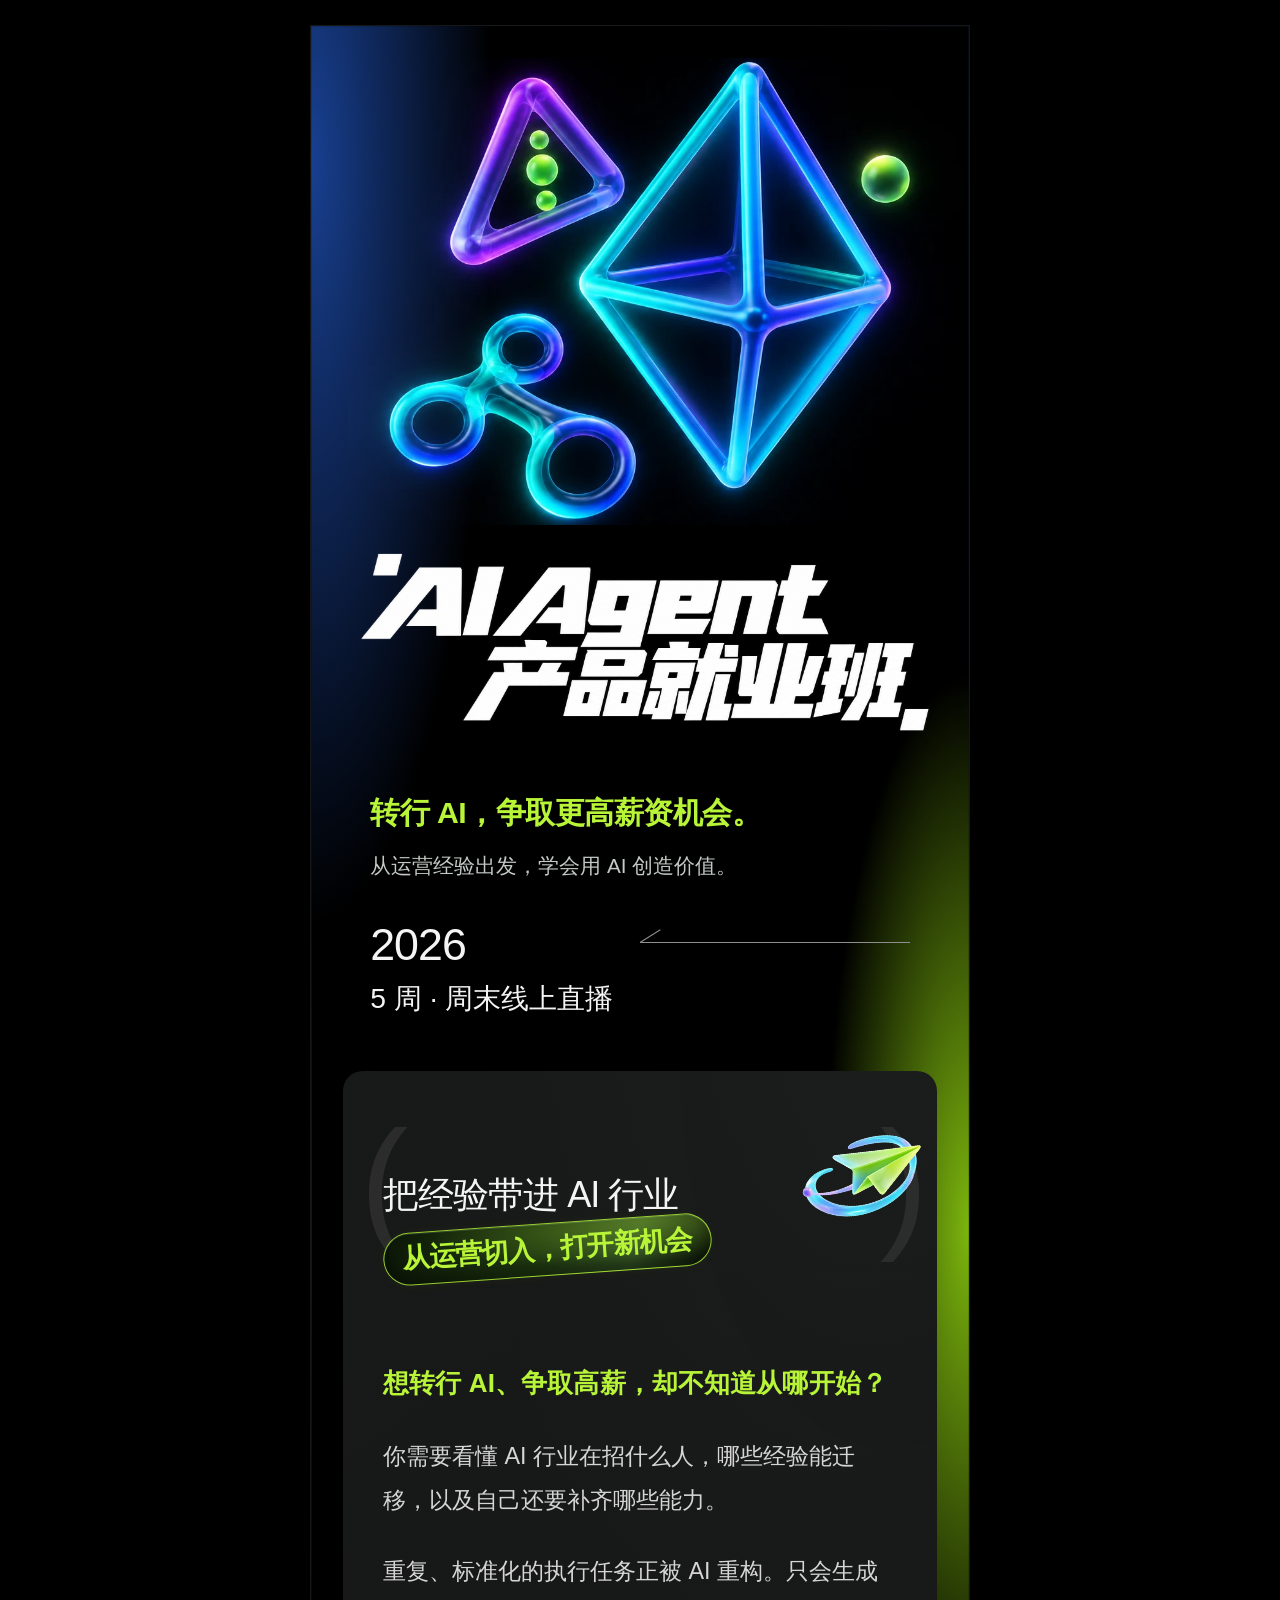
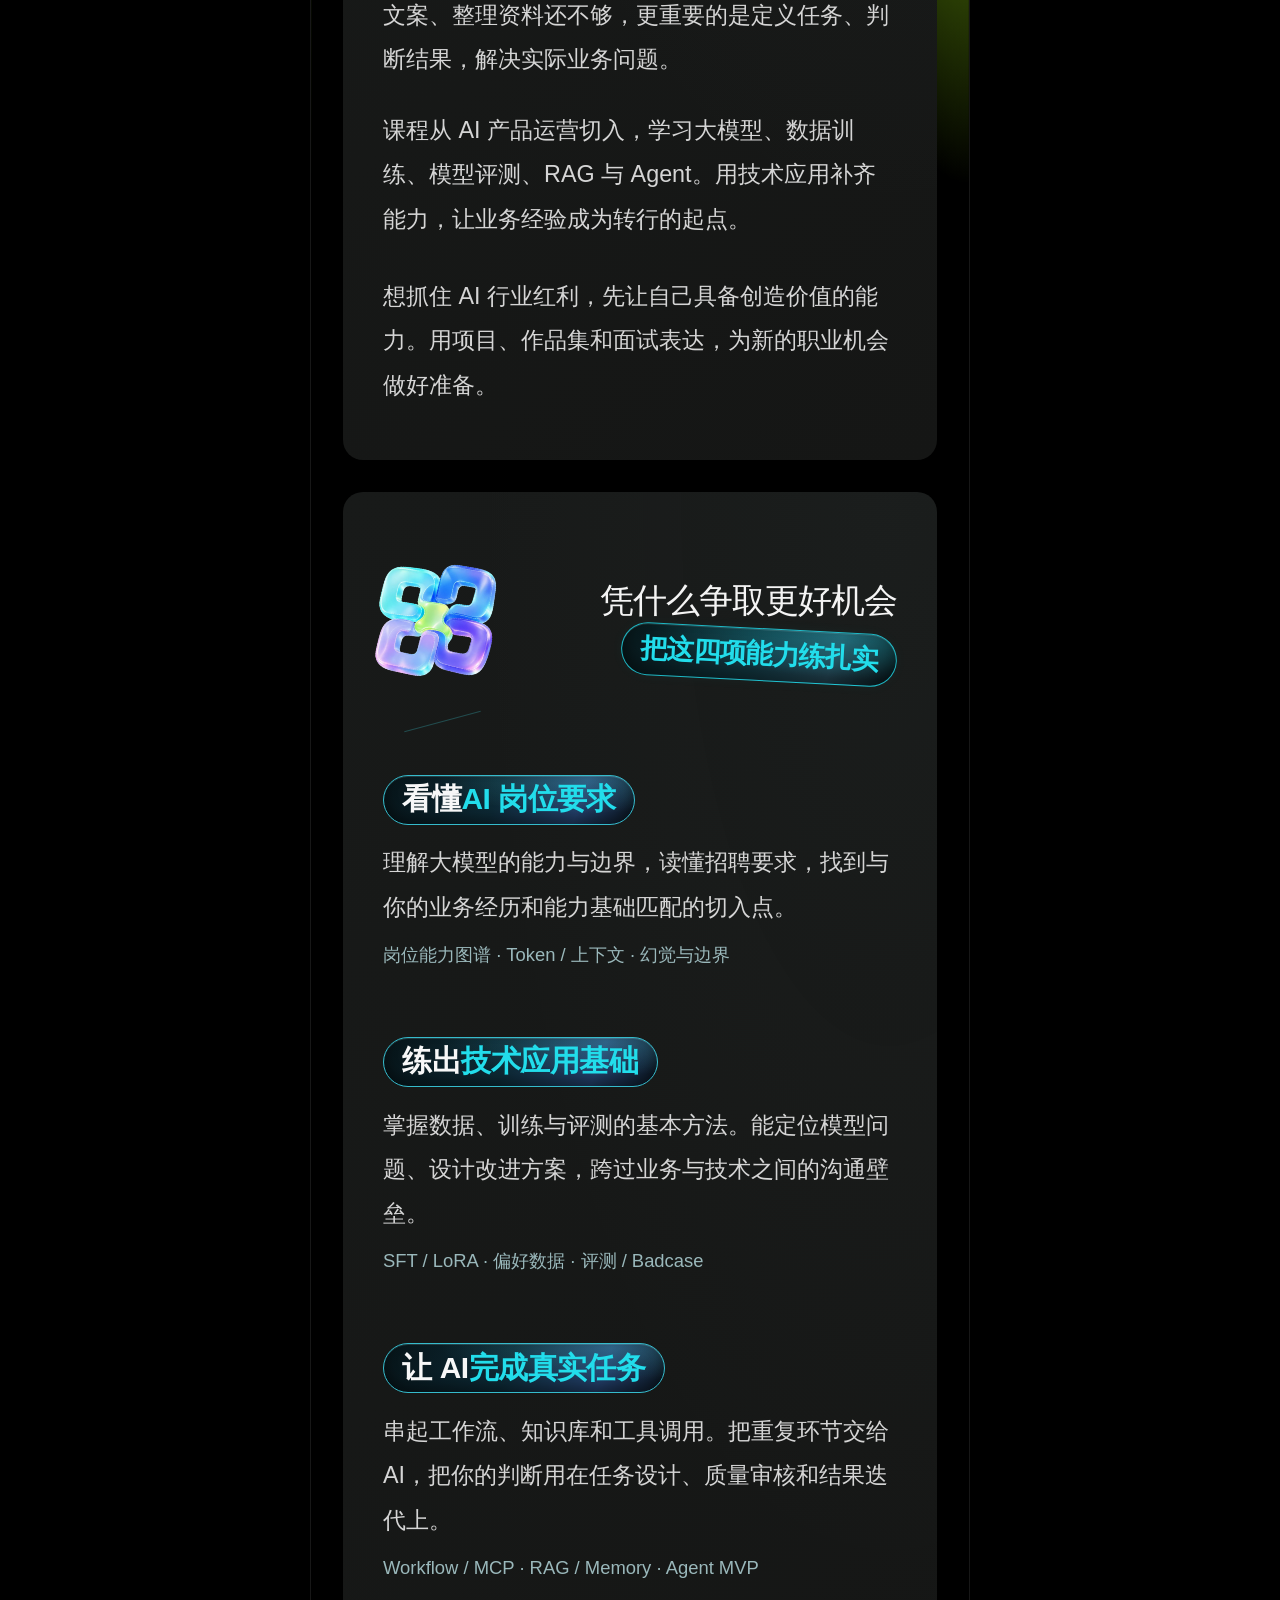
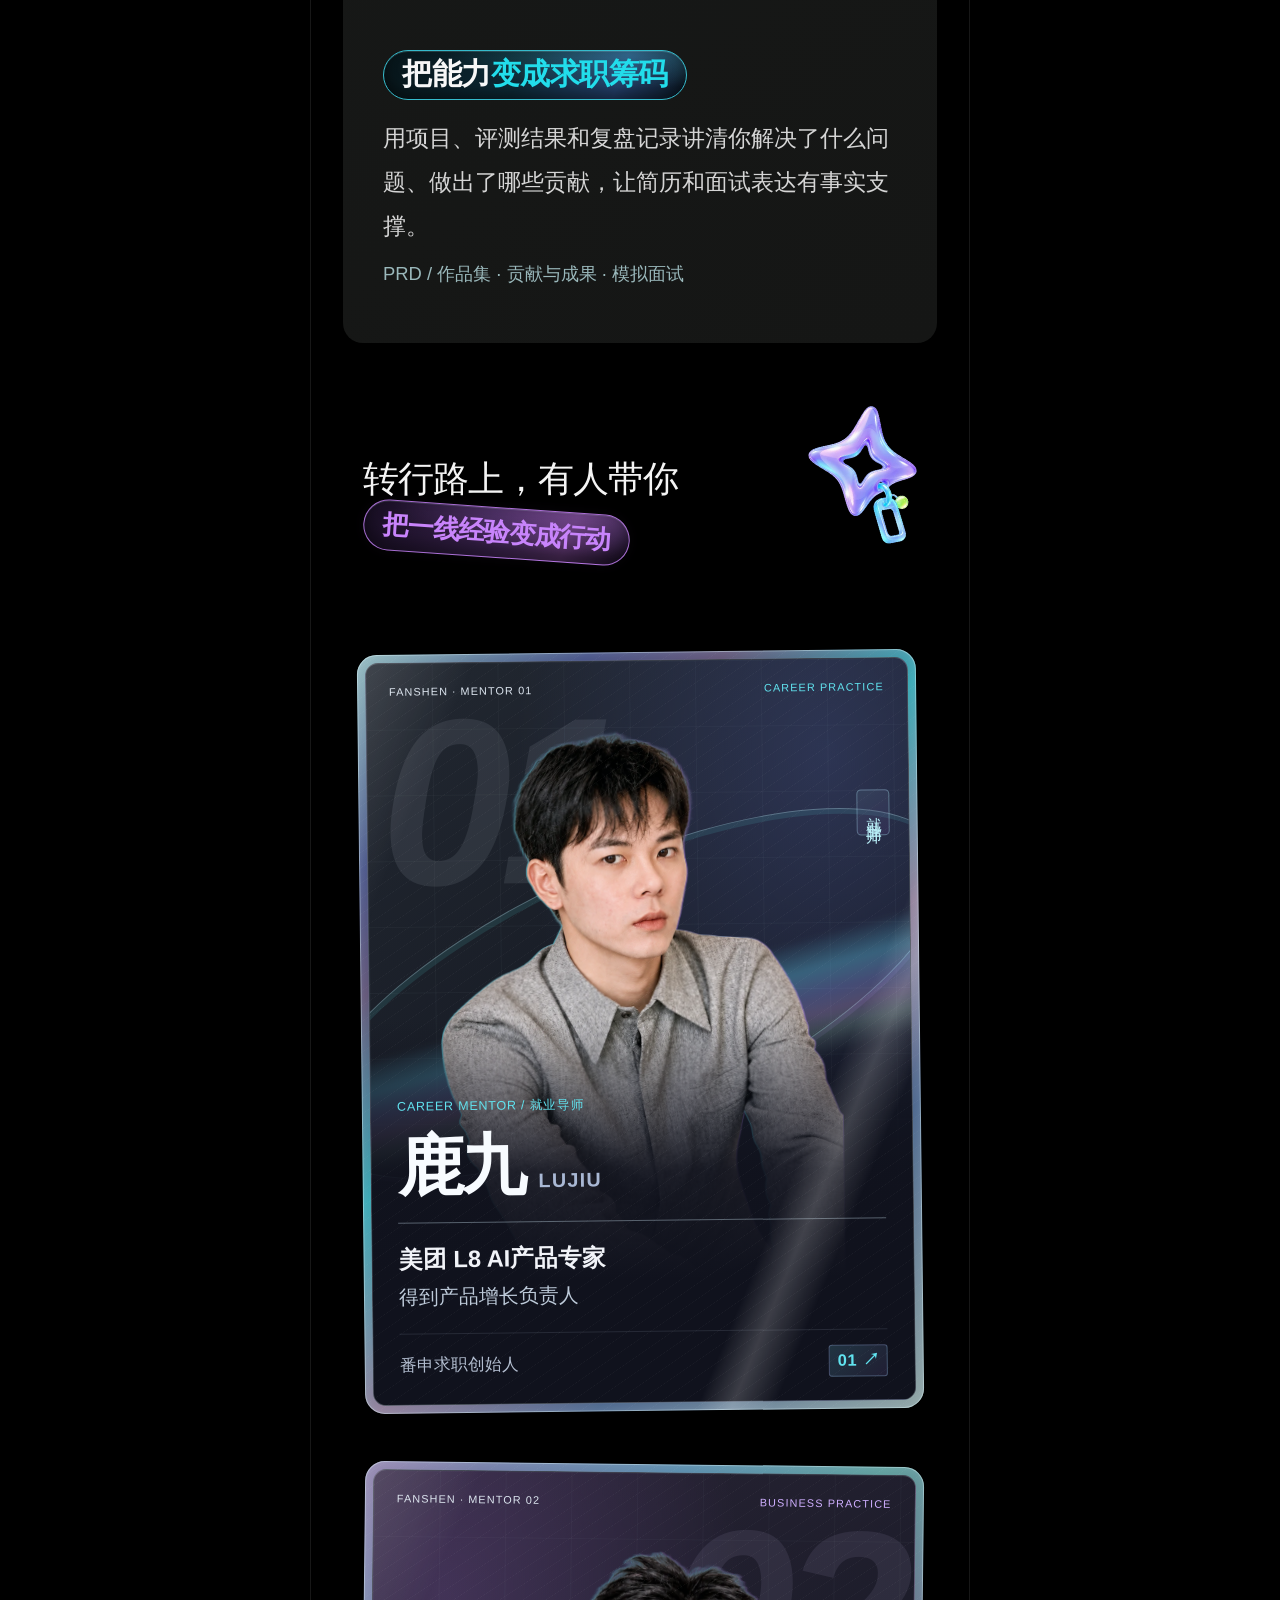
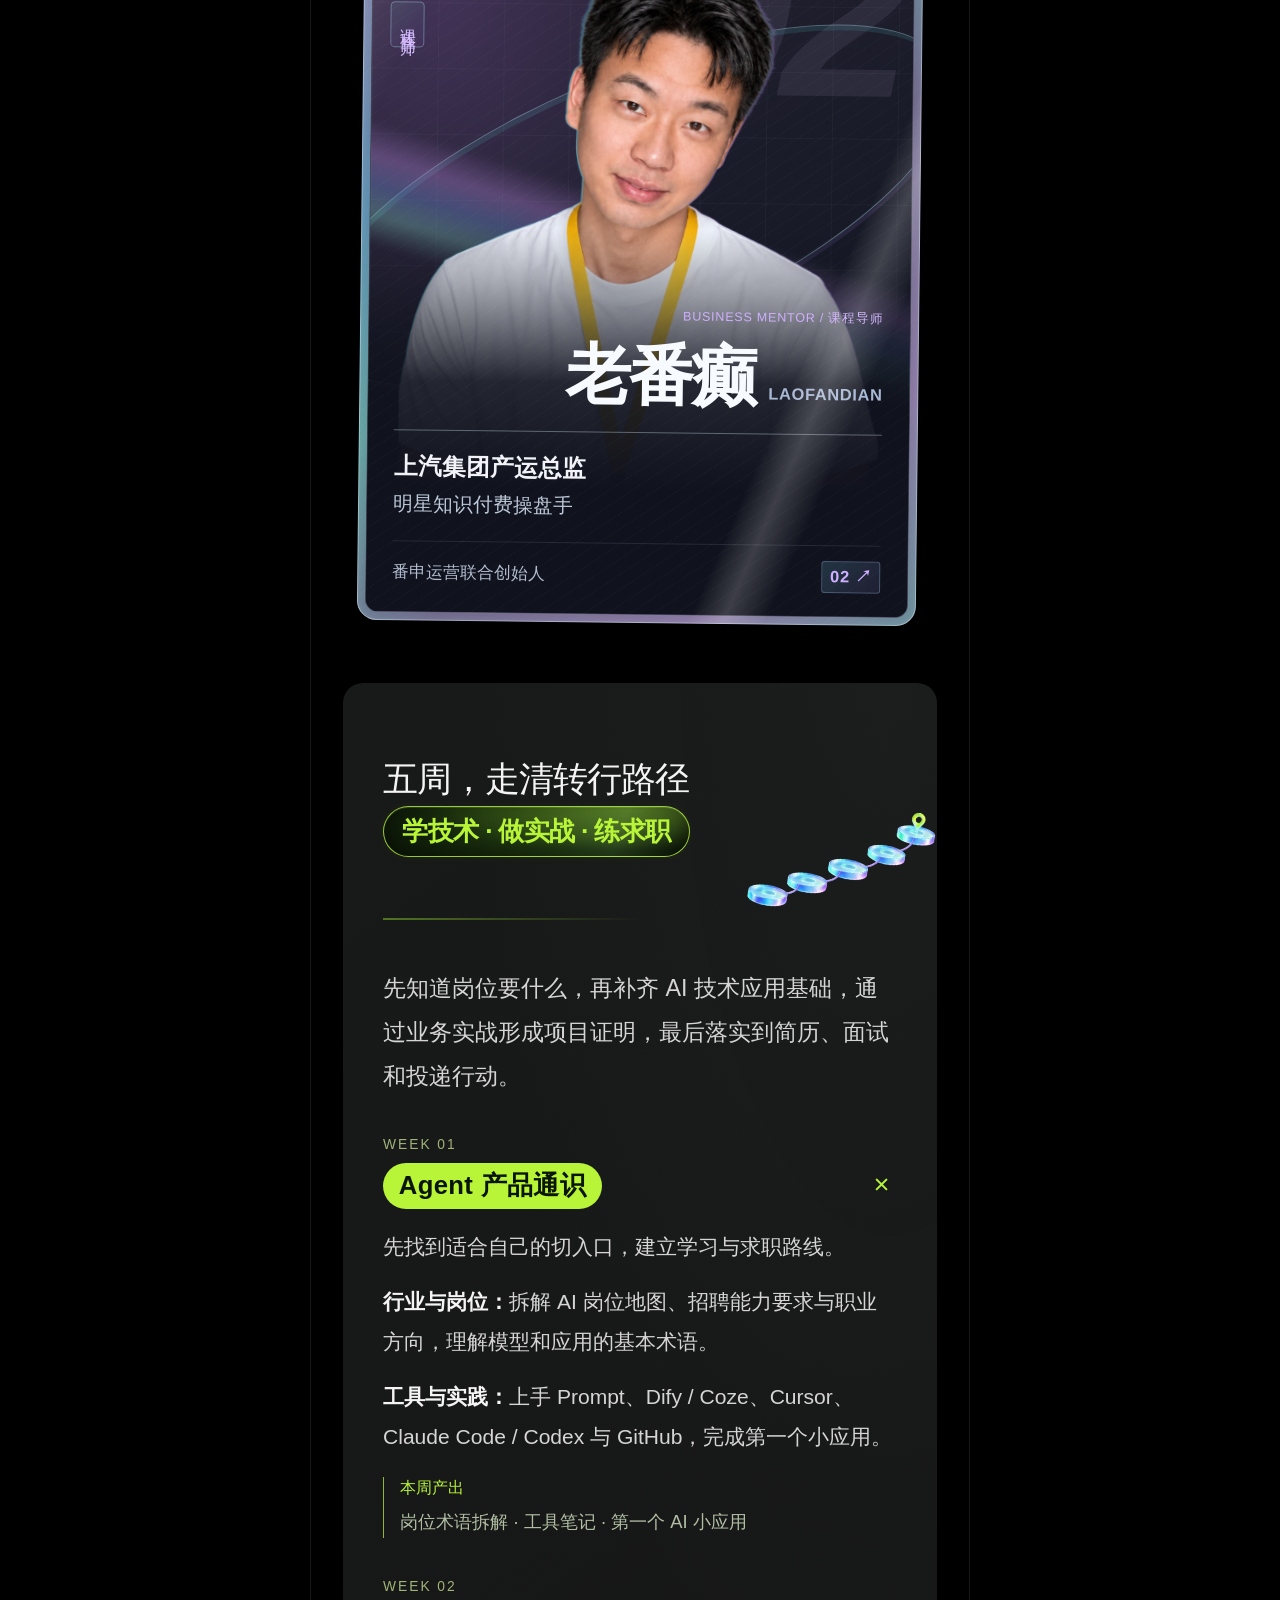
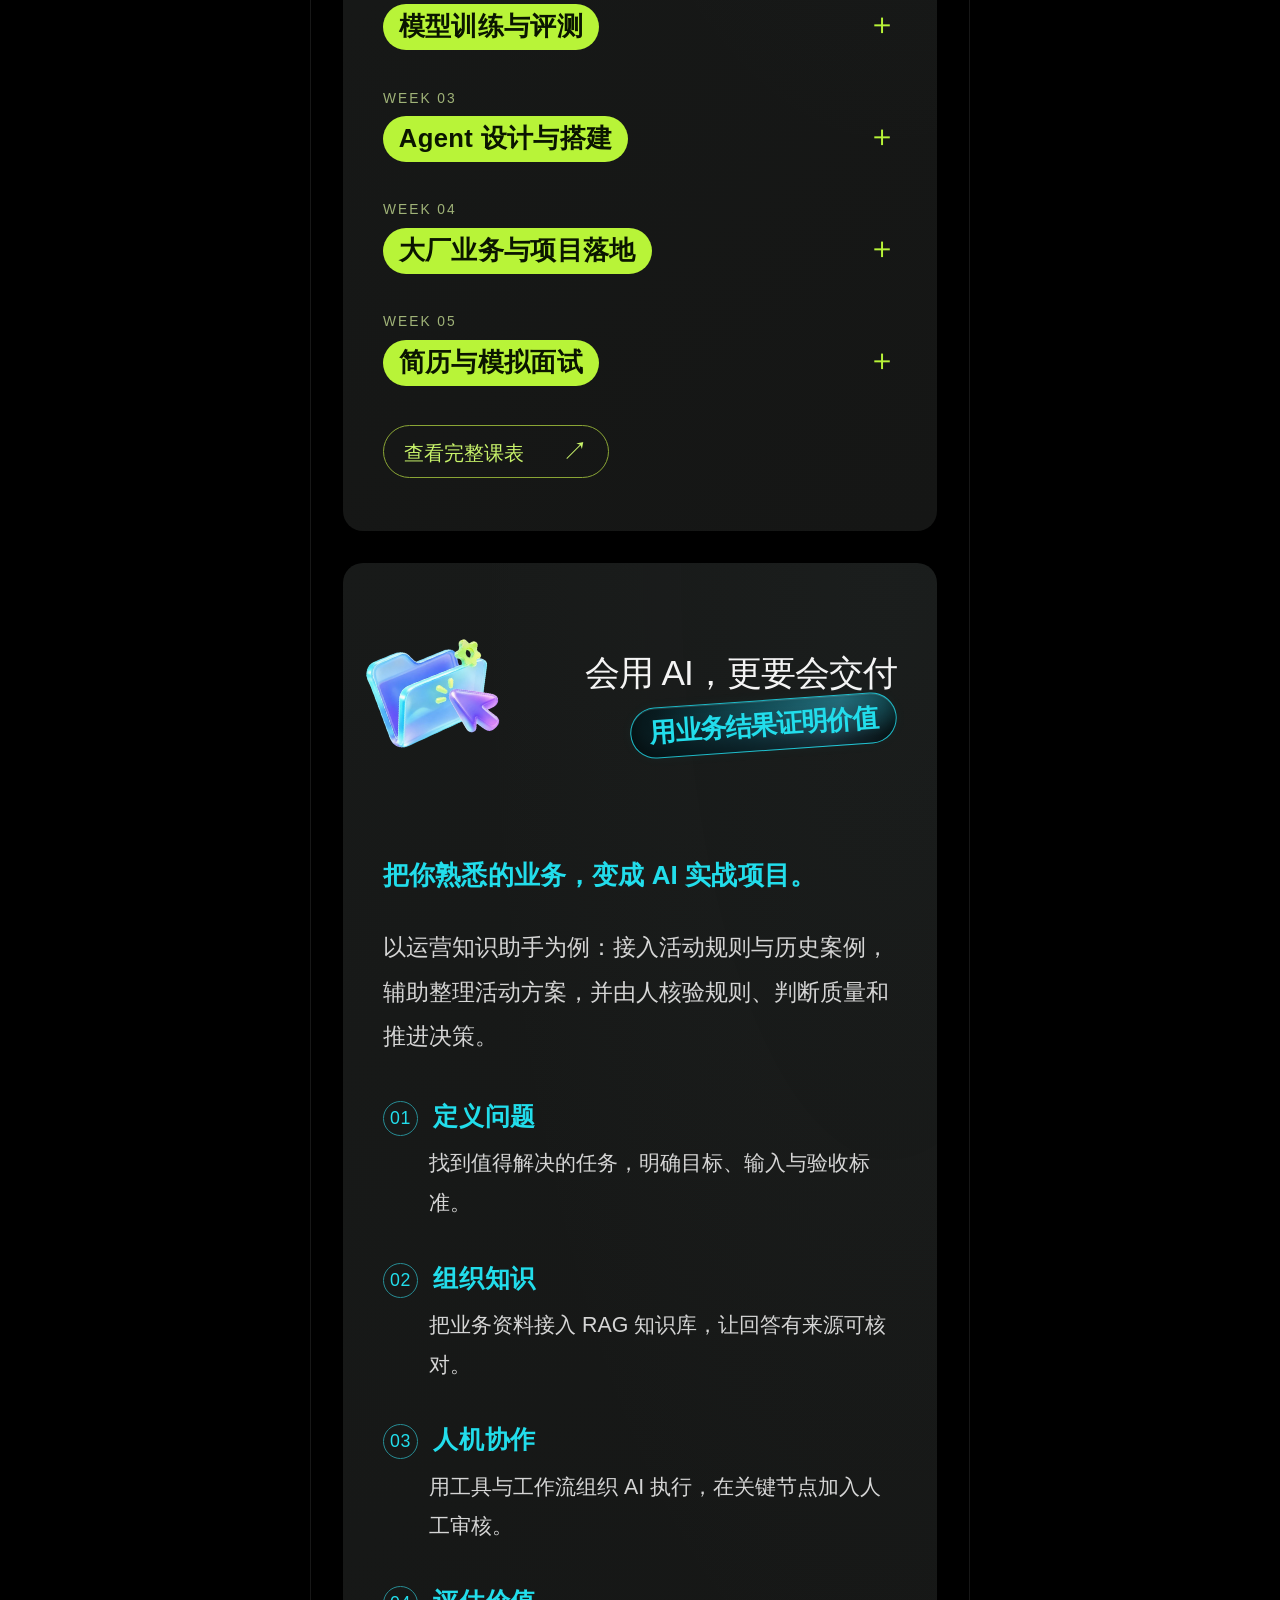
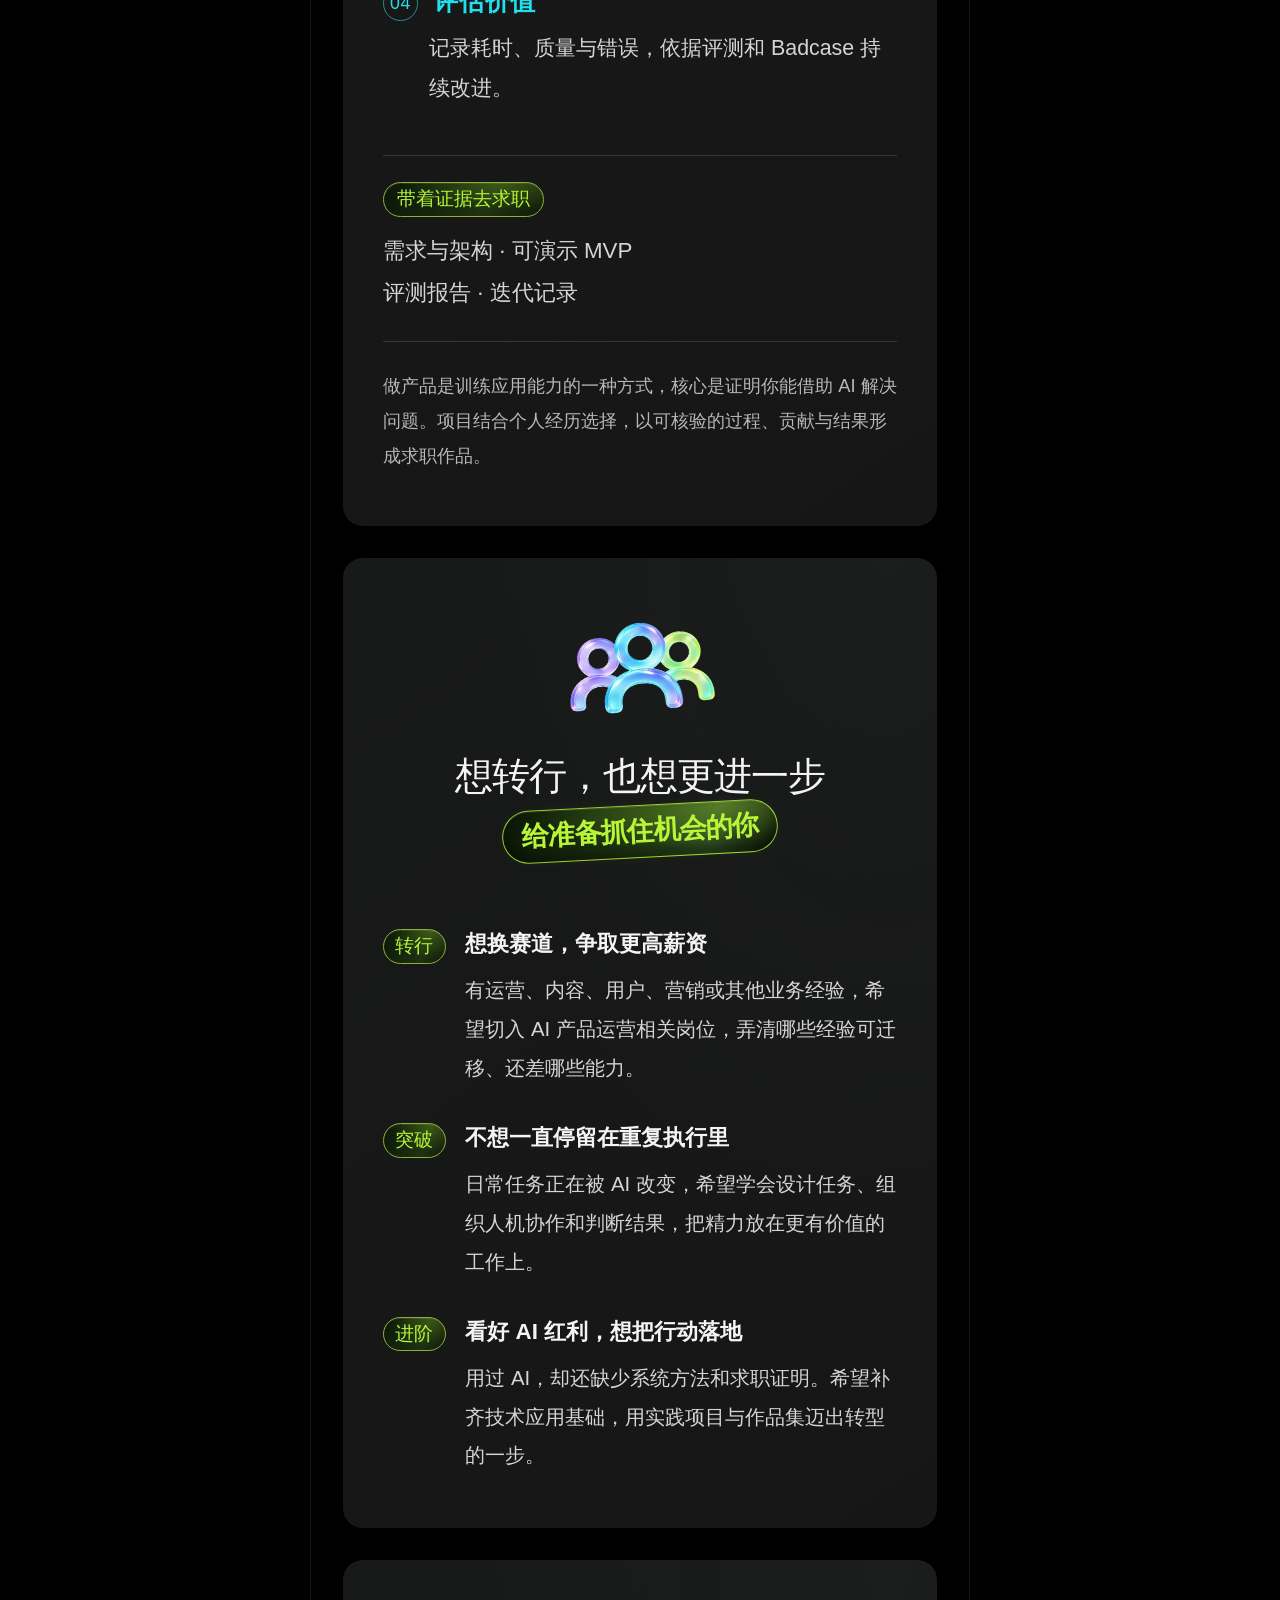
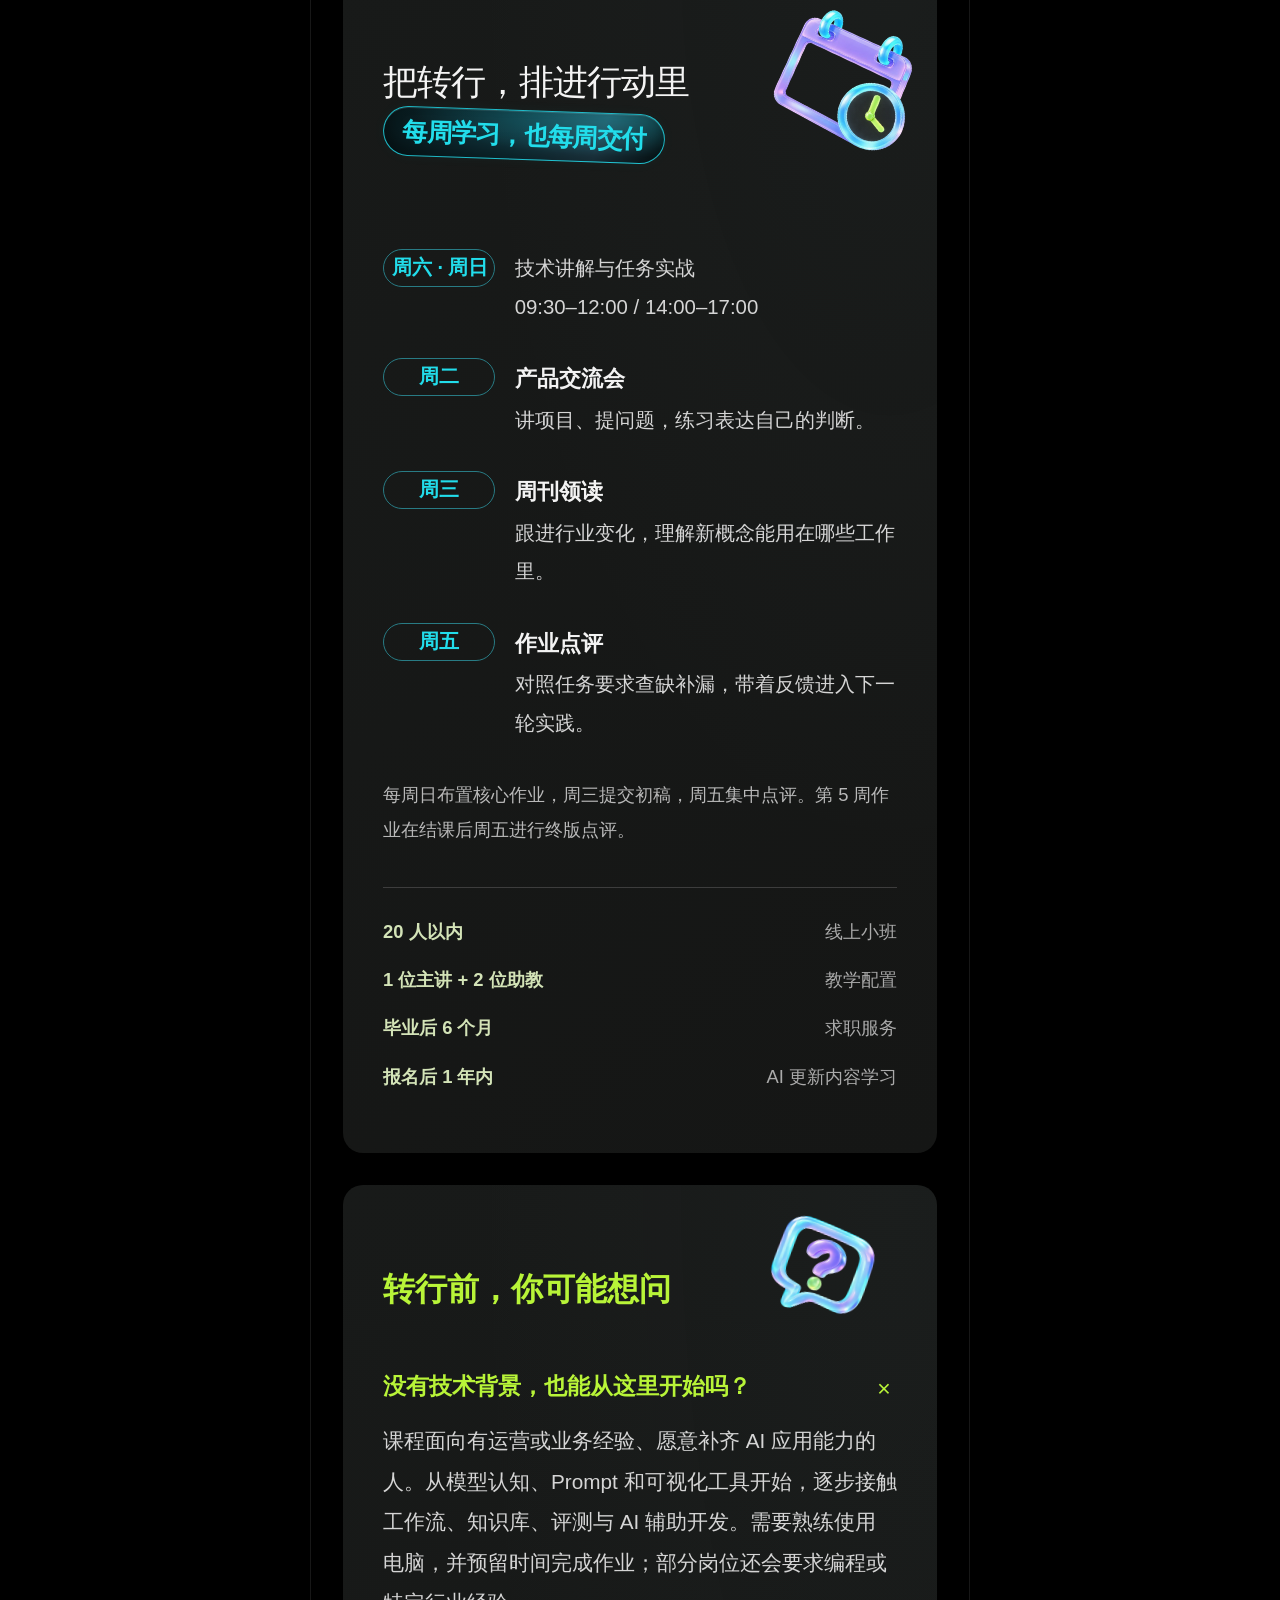
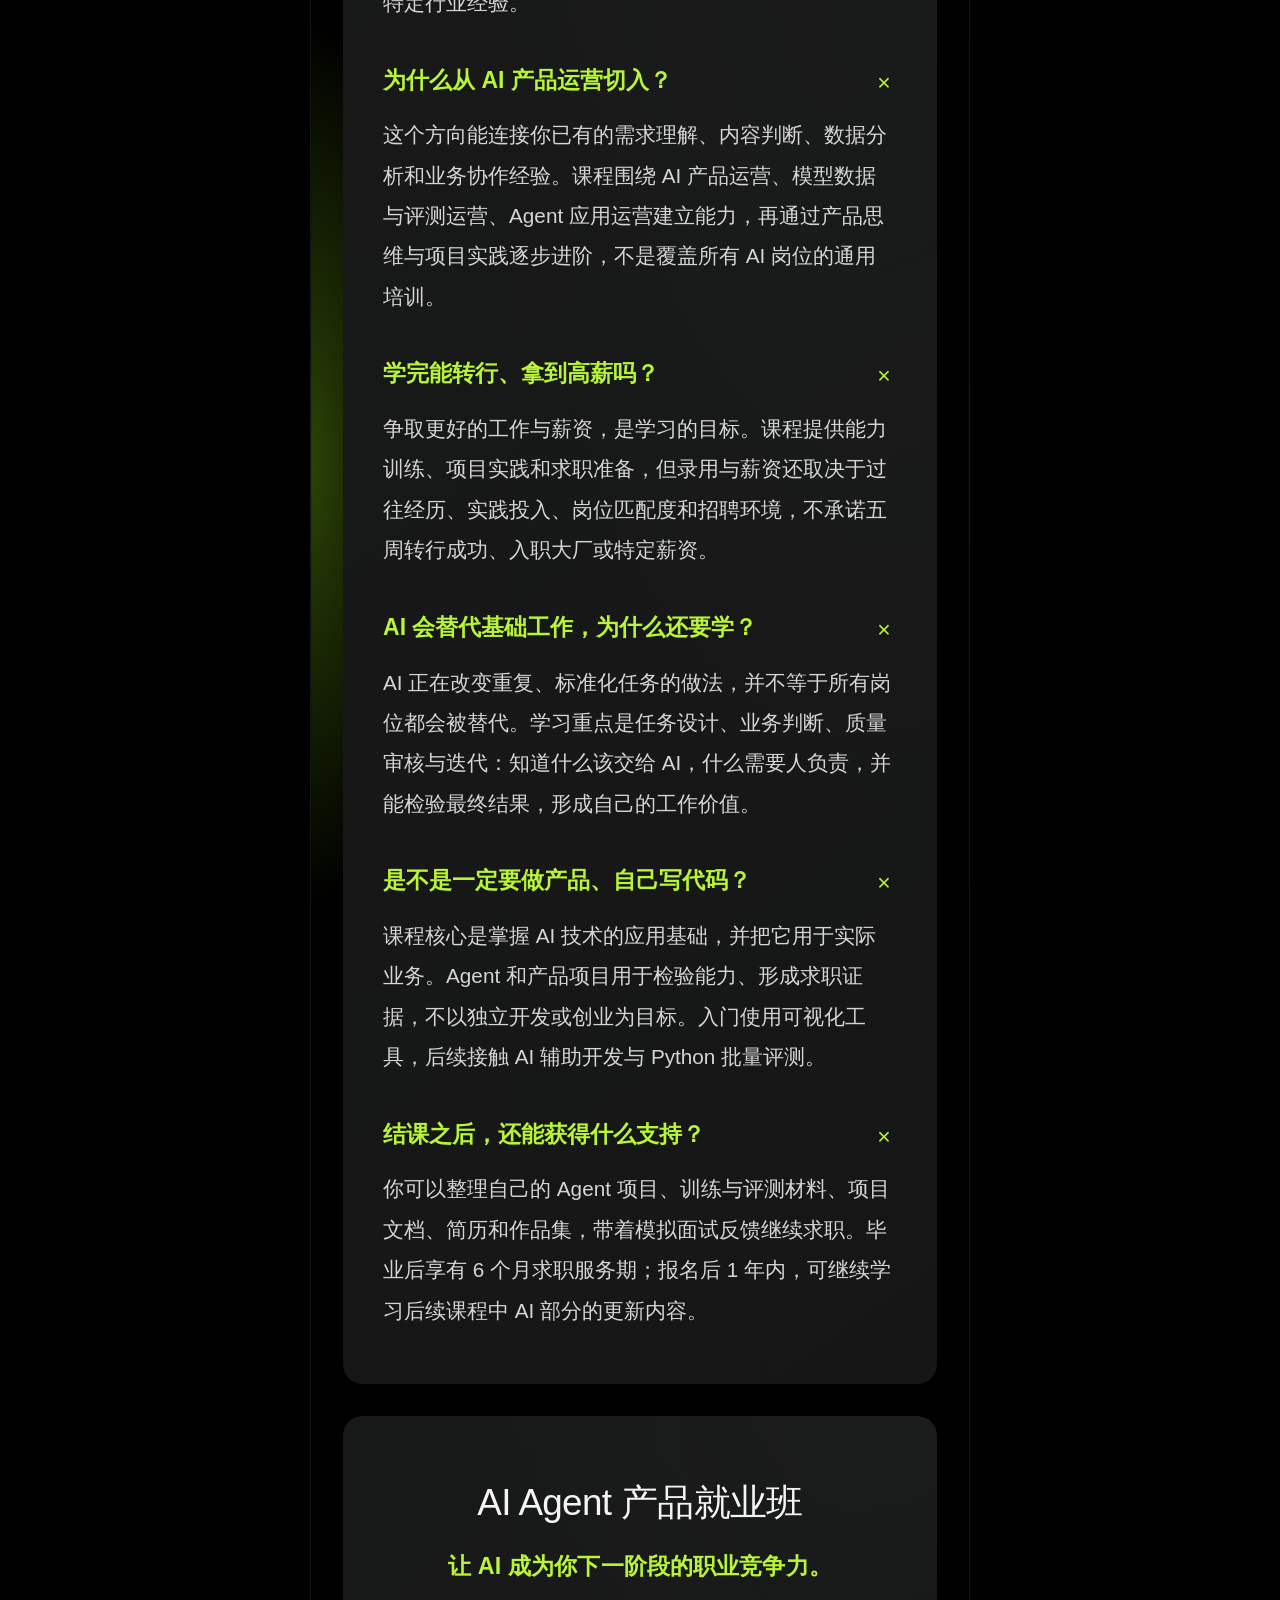
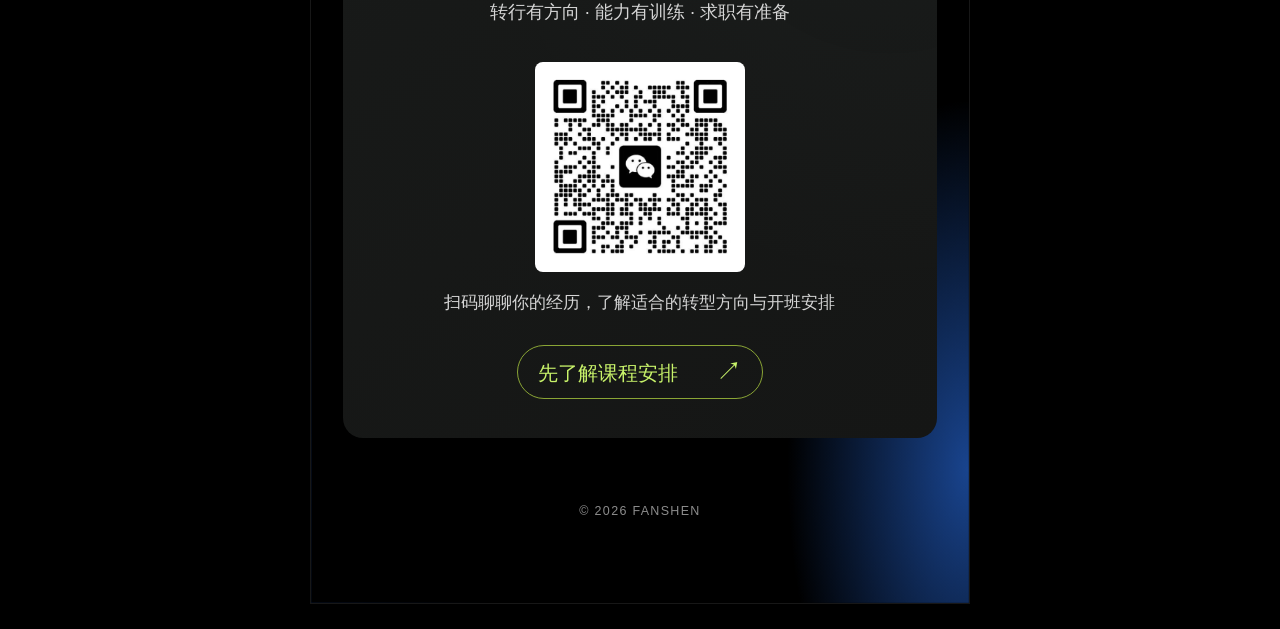
<file: index.html>
<!doctype html>
<html lang="zh-CN">
<head>
  <meta charset="utf-8">
  <meta name="viewport" content="width=device-width, initial-scale=1">
  <meta name="theme-color" content="#000000">
  <title>AI Agent 产品就业班 · 番申运营</title>
  <meta name="description" content="面向希望从传统行业转入 AI 行业、争取更高职业回报的运营与业务人群。从 AI 产品运营切入，学习 AI 技术应用，用实战项目、作品集和求职训练证明个人价值。">
  <link rel="icon" href="data:,">
  <link rel="stylesheet" href="./agent-course-v5-20261019/poster-v3.css">
  <link rel="stylesheet" href="./agent-course-v5-20261019/poster-v4.css">
  <link rel="stylesheet" href="./agent-course-v5-20261019/poster-v5-copy.css">
  <script src="./agent-course-v5-20261019/main.js" defer></script>
</head>
<body>
<main class="poster" id="top">
  <section class="hero" aria-labelledby="course-title">
    <div class="hero-art" aria-hidden="true"><img src="./agent-course-v5-20261019/assets/agent-hero-light-v2.webp" width="1536" height="1024" fetchpriority="high" alt=""></div>
    <h1 class="poster-title" id="course-title"><span class="sr-only">AI Agent 产品就业班</span><img src="./agent-course-v5-20261019/assets/course-title-poster-v3-clean.webp" width="1942" height="809" alt="" fetchpriority="high"></h1>
    <div class="hero-promise"><p>转行 AI，争取更高薪资机会。</p><span>从运营经验出发，学会用 AI 创造价值。</span></div>
    <div class="hero-meta"><div><strong>2026</strong><p>5 周 · 周末线上直播</p></div><span class="meta-arrow" aria-hidden="true"></span></div>
  </section>

  <section class="panel intro-panel" id="intro" aria-labelledby="intro-title">
    <header class="module-heading lime-theme heading-intro"><span class="bracket bracket-left" aria-hidden="true">(</span><span class="bracket bracket-right" aria-hidden="true">)</span><h2 id="intro-title">把经验带进 AI 行业</h2><p class="heading-capsule">从运营切入，打开新机会</p><span class="module-art" aria-hidden="true"><img src="./agent-course-v5-20261019/assets/module-intro.webp" alt=""></span></header>
    <p class="lead">想转行 AI、争取高薪，却不知道从哪开始？</p>
    <p>你需要看懂 AI 行业在招什么人，哪些经验能迁移，以及自己还要补齐哪些能力。</p>
    <p>重复、标准化的执行任务正被 AI 重构。只会生成文案、整理资料还不够，更重要的是定义任务、判断结果，解决实际业务问题。</p>
    <p>课程从 AI 产品运营切入，学习大模型、数据训练、模型评测、RAG 与 Agent。用技术应用补齐能力，让业务经验成为转行的起点。</p>
    <p>想抓住 AI 行业红利，先让自己具备创造价值的能力。用项目、作品集和面试表达，为新的职业机会做好准备。</p>
  </section>

  <section class="panel ability-panel" aria-labelledby="ability-title">
    <header class="module-heading cyan-theme heading-ability"><h2 id="ability-title">凭什么争取更好机会</h2><p class="heading-capsule">把这四项能力练扎实</p><span class="module-art" aria-hidden="true"><img src="./agent-course-v5-20261019/assets/module-ability.webp" alt=""></span></header>
    <div class="feature-list">
      <article><h3 class="feature-capsule">看懂<span>AI 岗位要求</span></h3><p>理解大模型的能力与边界，读懂招聘要求，找到与你的业务经历和能力基础匹配的切入点。</p><p class="terms">岗位能力图谱 · Token / 上下文 · 幻觉与边界</p></article>
      <article><h3 class="feature-capsule">练出<span>技术应用基础</span></h3><p>掌握数据、训练与评测的基本方法。能定位模型问题、设计改进方案，跨过业务与技术之间的沟通壁垒。</p><p class="terms">SFT / LoRA · 偏好数据 · 评测 / Badcase</p></article>
      <article><h3 class="feature-capsule">让 AI<span>完成真实任务</span></h3><p>串起工作流、知识库和工具调用。把重复环节交给 AI，把你的判断用在任务设计、质量审核和结果迭代上。</p><p class="terms">Workflow / MCP · RAG / Memory · Agent MVP</p></article>
      <article><h3 class="feature-capsule">把能力<span>变成求职筹码</span></h3><p>用项目、评测结果和复盘记录讲清你解决了什么问题、做出了哪些贡献，让简历和面试表达有事实支撑。</p><p class="terms">PRD / 作品集 · 贡献与成果 · 模拟面试</p></article>
    </div>
  </section>

  <section class="mentor-section" id="mentors" aria-labelledby="mentors-title">
    <header class="module-heading purple-theme outside-heading heading-mentors"><h2 id="mentors-title">转行路上，有人带你</h2><p class="heading-capsule">把一线经验变成行动</p><span class="module-art" aria-hidden="true"><img src="./agent-course-v5-20261019/assets/module-mentors.webp" alt=""></span></header>
    <article class="mentor-collectible mentor-lujiu" aria-labelledby="mentor-lujiu-name">
      <div class="collector-inner"><div class="collector-grid" aria-hidden="true"></div><div class="collector-top"><span>FANSHEN · MENTOR 01</span><span>CAREER PRACTICE</span></div><span class="collector-ghost" aria-hidden="true">01</span><span class="collector-orbit" aria-hidden="true"></span><span class="collector-spectrum" aria-hidden="true"></span><img class="mentor-cutout" src="./agent-course-v5-20261019/assets/mentor-lujiu-cutout.webp" loading="lazy" alt="就业导师鹿九"><span class="collector-side-label">就业导师</span><span class="collector-detail" aria-hidden="true">BUSINESS EXPERIENCE<br>× CAREER THINKING</span>
      <div class="collector-info"><p class="collector-category">CAREER MENTOR / 就业导师</p><h3 id="mentor-lujiu-name">鹿九<small>LUJIU</small></h3><div class="collector-bio"><strong>美团 L8 AI产品专家</strong><p>得到产品增长负责人</p></div><div class="collector-bottom"><span>番申求职创始人</span><span class="collector-mark" aria-hidden="true">01 ↗</span></div></div></div>
    </article>
    <article class="mentor-collectible mentor-laofandian" aria-labelledby="mentor-laofandian-name">
      <div class="collector-inner"><div class="collector-grid" aria-hidden="true"></div><div class="collector-top"><span>FANSHEN · MENTOR 02</span><span>BUSINESS PRACTICE</span></div><span class="collector-ghost" aria-hidden="true">02</span><span class="collector-orbit" aria-hidden="true"></span><span class="collector-spectrum" aria-hidden="true"></span><img class="mentor-cutout" src="./agent-course-v5-20261019/assets/mentor-laofandian-cutout.webp" loading="lazy" alt="课程导师老番癫"><span class="collector-side-label">课程导师</span><span class="collector-detail" aria-hidden="true">PRODUCT OPERATIONS<br>× BUSINESS THINKING</span>
      <div class="collector-info"><p class="collector-category">BUSINESS MENTOR / 课程导师</p><h3 id="mentor-laofandian-name">老番癫<small>LAOFANDIAN</small></h3><div class="collector-bio"><strong>上汽集团产运总监</strong><p>明星知识付费操盘手</p></div><div class="collector-bottom"><span>番申运营联合创始人</span><span class="collector-mark" aria-hidden="true">02 ↗</span></div></div></div>
    </article>
  </section>

  <section class="panel path-panel" id="path" aria-labelledby="path-title">
    <header class="module-heading lime-theme heading-path"><h2 id="path-title">五周，走清转行路径</h2><p class="heading-capsule">学技术 · 做实战 · 练求职</p><span class="module-art" aria-hidden="true"><img src="./agent-course-v5-20261019/assets/module-path.webp" alt=""></span></header>
    <p class="panel-opening">先知道岗位要什么，再补齐 AI 技术应用基础，通过业务实战形成项目证明，最后落实到简历、面试和投递行动。</p>
    <div class="week-list">
      <details class="week-panel" open><summary><span class="week-code">WEEK 01</span><h3>Agent 产品通识</h3><span class="expand-icon" aria-hidden="true">＋</span></summary><div class="week-content"><p>先找到适合自己的切入口，建立学习与求职路线。</p><p><b>行业与岗位：</b>拆解 AI 岗位地图、招聘能力要求与职业方向，理解模型和应用的基本术语。</p><p><b>工具与实践：</b>上手 Prompt、Dify / Coze、Cursor、Claude Code / Codex 与 GitHub，完成第一个小应用。</p><div class="week-output"><span>本周产出</span><p>岗位术语拆解 · 工具笔记 · 第一个 AI 小应用</p></div></div></details>
      <details class="week-panel"><summary><span class="week-code">WEEK 02</span><h3>模型训练与评测</h3><span class="expand-icon" aria-hidden="true">＋</span></summary><div class="week-content"><p>补齐技术应用基础，知道怎样判断 AI 做得好不好。</p><p><b>数据与训练：</b>练习数据清洗、标注规范、SFT 样本、LoRA 实操与偏好数据，理解模型改进流程。</p><p><b>对齐与评测：</b>学习 RLHF / DPO、评测集、上线验收、A/B Test 与 Badcase 回流，让结果判断有依据。</p><div class="week-output"><span>本周产出</span><p>标注规范 · 训练样本 · LoRA 实操记录 · 模型评测报告</p></div></div></details>
      <details class="week-panel"><summary><span class="week-code">WEEK 03</span><h3>Agent 设计与搭建</h3><span class="expand-icon" aria-hidden="true">＋</span></summary><div class="week-content"><p>把单次对话，升级成能够执行任务的业务流程。</p><p><b>架构与工具：</b>学习单 Agent / 多 Agent、API / Tool / MCP 与 Dify 工作流，明确每一步的输入、动作和检查点。</p><p><b>知识与策略：</b>练习 RAG 文档切分、召回与引用，设计 Memory 和 Agent 策略，让知识真正用于任务。</p><div class="week-output"><span>本周产出</span><p>Agent 原型 · Tool list · 项目知识库 · 需求文档</p></div></div></details>
      <details class="week-panel"><summary><span class="week-code">WEEK 04</span><h3>大厂业务与项目落地</h3><span class="expand-icon" aria-hidden="true">＋</span></summary><div class="week-content"><p>用自己的业务经验出题，用 AI 做出可以检验的结果。</p><p><b>产品方法：</b>拆解大厂 AI 案例，练习立项、竞品分析、产品架构与轻量 PRD，把业务问题转成可执行需求。</p><p><b>开发与迭代：</b>通过 Vibe Coding 完成 Agent MVP，以批量评测与 Badcase 归因持续改进，留下项目证据。</p><div class="week-output"><span>本周产出</span><p>立项报告 · PRD · 可演示的 Agent MVP · 评测与迭代证据</p></div></div></details>
      <details class="week-panel"><summary><span class="week-code">WEEK 05</span><h3>简历与模拟面试</h3><span class="expand-icon" aria-hidden="true">＋</span></summary><div class="week-content"><p>让招聘方看见你的岗位匹配度、项目贡献和成长潜力。</p><p><b>作品整理：</b>对照 JD 梳理项目经历、个人贡献与成果指标，完成作品集与五分钟项目讲述。</p><p><b>面试与投递：</b>练习技术面、HR 面与常见追问，制定投递 SOP，通过反馈和复盘调整求职策略。</p><div class="week-output"><span>本周产出</span><p>简历终版 · 项目作品集 · 模拟面试反馈 · 投递计划</p></div></div></details>
    </div>
    <a class="pill-link" href="https://lujiu-how.github.io/ai-product-operations-course/" target="_blank" rel="noopener">查看完整课表 <span aria-hidden="true">↗</span></a>
  </section>

  <section class="panel project-panel" aria-labelledby="project-title">
    <header class="module-heading cyan-theme heading-project"><h2 id="project-title">会用 AI，更要会交付</h2><p class="heading-capsule">用业务结果证明价值</p><span class="module-art" aria-hidden="true"><img src="./agent-course-v5-20261019/assets/module-project.webp" alt=""></span></header>
    <p class="lead cyan-text">把你熟悉的业务，变成 AI 实战项目。</p><p>以运营知识助手为例：接入活动规则与历史案例，辅助整理活动方案，并由人核验规则、判断质量和推进决策。</p>
    <ol class="project-steps"><li><h3><span>01</span> 定义问题</h3><p>找到值得解决的任务，明确目标、输入与验收标准。</p></li><li><h3><span>02</span> 组织知识</h3><p>把业务资料接入 RAG 知识库，让回答有来源可核对。</p></li><li><h3><span>03</span> 人机协作</h3><p>用工具与工作流组织 AI 执行，在关键节点加入人工审核。</p></li><li><h3><span>04</span> 评估价值</h3><p>记录耗时、质量与错误，依据评测和 Badcase 持续改进。</p></li></ol>
    <div class="project-output"><span class="small-capsule">带着证据去求职</span><p>需求与架构 · 可演示 MVP<br>评测报告 · 迭代记录</p></div><p class="small-note">做产品是训练应用能力的一种方式，核心是证明你能借助 AI 解决问题。项目结合个人经历选择，以可核验的过程、贡献与结果形成求职作品。</p>
  </section>

  <section class="panel audience-panel" id="start" aria-labelledby="audience-title">
    <header class="module-heading lime-theme heading-audience"><h2 id="audience-title">想转行，也想更进一步</h2><p class="heading-capsule">给准备抓住机会的你</p><span class="module-art" aria-hidden="true"><img src="./agent-course-v5-20261019/assets/module-audience.webp" alt=""></span></header>
    <div class="audience-list"><article><span class="small-capsule">转行</span><div><h3>想换赛道，争取更高薪资</h3><p>有运营、内容、用户、营销或其他业务经验，希望切入 AI 产品运营相关岗位，弄清哪些经验可迁移、还差哪些能力。</p></div></article><article><span class="small-capsule">突破</span><div><h3>不想一直停留在重复执行里</h3><p>日常任务正在被 AI 改变，希望学会设计任务、组织人机协作和判断结果，把精力放在更有价值的工作上。</p></div></article><article><span class="small-capsule">进阶</span><div><h3>看好 AI 红利，想把行动落地</h3><p>用过 AI，却还缺少系统方法和求职证明。希望补齐技术应用基础，用实践项目与作品集迈出转型的一步。</p></div></article></div>
  </section>

  <section class="panel rhythm-panel" aria-labelledby="rhythm-title">
    <header class="module-heading cyan-theme heading-rhythm"><h2 id="rhythm-title">把转行，排进行动里</h2><p class="heading-capsule">每周学习，也每周交付</p><span class="module-art" aria-hidden="true"><img src="./agent-course-v5-20261019/assets/module-rhythm.webp" alt=""></span></header>
    <div class="rhythm-list"><article><h3>周六 · 周日</h3><p>技术讲解与任务实战<br>09:30–12:00 / 14:00–17:00</p></article><article><h3>周二</h3><p><b>产品交流会</b><br>讲项目、提问题，练习表达自己的判断。</p></article><article><h3>周三</h3><p><b>周刊领读</b><br>跟进行业变化，理解新概念能用在哪些工作里。</p></article><article><h3>周五</h3><p><b>作业点评</b><br>对照任务要求查缺补漏，带着反馈进入下一轮实践。</p></article></div>
    <p class="small-note">每周日布置核心作业，周三提交初稿，周五集中点评。第 5 周作业在结课后周五进行终版点评。</p>
    <div class="service-list"><p><b>20 人以内</b><span>线上小班</span></p><p><b>1 位主讲 + 2 位助教</b><span>教学配置</span></p><p><b>毕业后 6 个月</b><span>求职服务</span></p><p><b>报名后 1 年内</b><span>AI 更新内容学习</span></p></div>
  </section>

  <section class="panel faq-panel" aria-labelledby="faq-title"><header class="faq-heading"><h2 id="faq-title">转行前，你可能想问</h2><span class="faq-art" aria-hidden="true"><img src="./agent-course-v5-20261019/assets/module-faq.webp" alt=""></span></header><div class="faq-list">
    <details open><summary>没有技术背景，也能从这里开始吗？<span aria-hidden="true">＋</span></summary><p>课程面向有运营或业务经验、愿意补齐 AI 应用能力的人。从模型认知、Prompt 和可视化工具开始，逐步接触工作流、知识库、评测与 AI 辅助开发。需要熟练使用电脑，并预留时间完成作业；部分岗位还会要求编程或特定行业经验。</p></details>
    <details open><summary>为什么从 AI 产品运营切入？<span aria-hidden="true">＋</span></summary><p>这个方向能连接你已有的需求理解、内容判断、数据分析和业务协作经验。课程围绕 AI 产品运营、模型数据与评测运营、Agent 应用运营建立能力，再通过产品思维与项目实践逐步进阶，不是覆盖所有 AI 岗位的通用培训。</p></details>
    <details open><summary>学完能转行、拿到高薪吗？<span aria-hidden="true">＋</span></summary><p>争取更好的工作与薪资，是学习的目标。课程提供能力训练、项目实践和求职准备，但录用与薪资还取决于过往经历、实践投入、岗位匹配度和招聘环境，不承诺五周转行成功、入职大厂或特定薪资。</p></details>
    <details open><summary>AI 会替代基础工作，为什么还要学？<span aria-hidden="true">＋</span></summary><p>AI 正在改变重复、标准化任务的做法，并不等于所有岗位都会被替代。学习重点是任务设计、业务判断、质量审核与迭代：知道什么该交给 AI，什么需要人负责，并能检验最终结果，形成自己的工作价值。</p></details>
    <details open><summary>是不是一定要做产品、自己写代码？<span aria-hidden="true">＋</span></summary><p>课程核心是掌握 AI 技术的应用基础，并把它用于实际业务。Agent 和产品项目用于检验能力、形成求职证据，不以独立开发或创业为目标。入门使用可视化工具，后续接触 AI 辅助开发与 Python 批量评测。</p></details>
    <details open><summary>结课之后，还能获得什么支持？<span aria-hidden="true">＋</span></summary><p>你可以整理自己的 Agent 项目、训练与评测材料、项目文档、简历和作品集，带着模拟面试反馈继续求职。毕业后享有 6 个月求职服务期；报名后 1 年内，可继续学习后续课程中 AI 部分的更新内容。</p></details>
  </div></section>

  <section class="panel enrollment-panel" id="enroll" aria-labelledby="enroll-title"><h2 id="enroll-title">AI Agent 产品就业班</h2><p class="lead">让 AI 成为你下一阶段的职业竞争力。</p><p>转行有方向 · 能力有训练 · 求职有准备</p><figure><div class="qr-image"><img src="./agent-course-v5-20261019/assets/course-wechat-qr.png" width="260" height="260" loading="lazy" alt="番申运营课程咨询微信二维码"></div><figcaption>扫码聊聊你的经历，了解适合的转型方向与开班安排</figcaption></figure><a class="pill-link" href="https://lujiu-how.github.io/ai-product-operations-course/" target="_blank" rel="noopener">先了解课程安排 <span aria-hidden="true">↗</span></a></section>
  <footer class="site-footer"><p>© 2026 FANSHEN</p></footer>
</main>
</body>
</html>
</file>
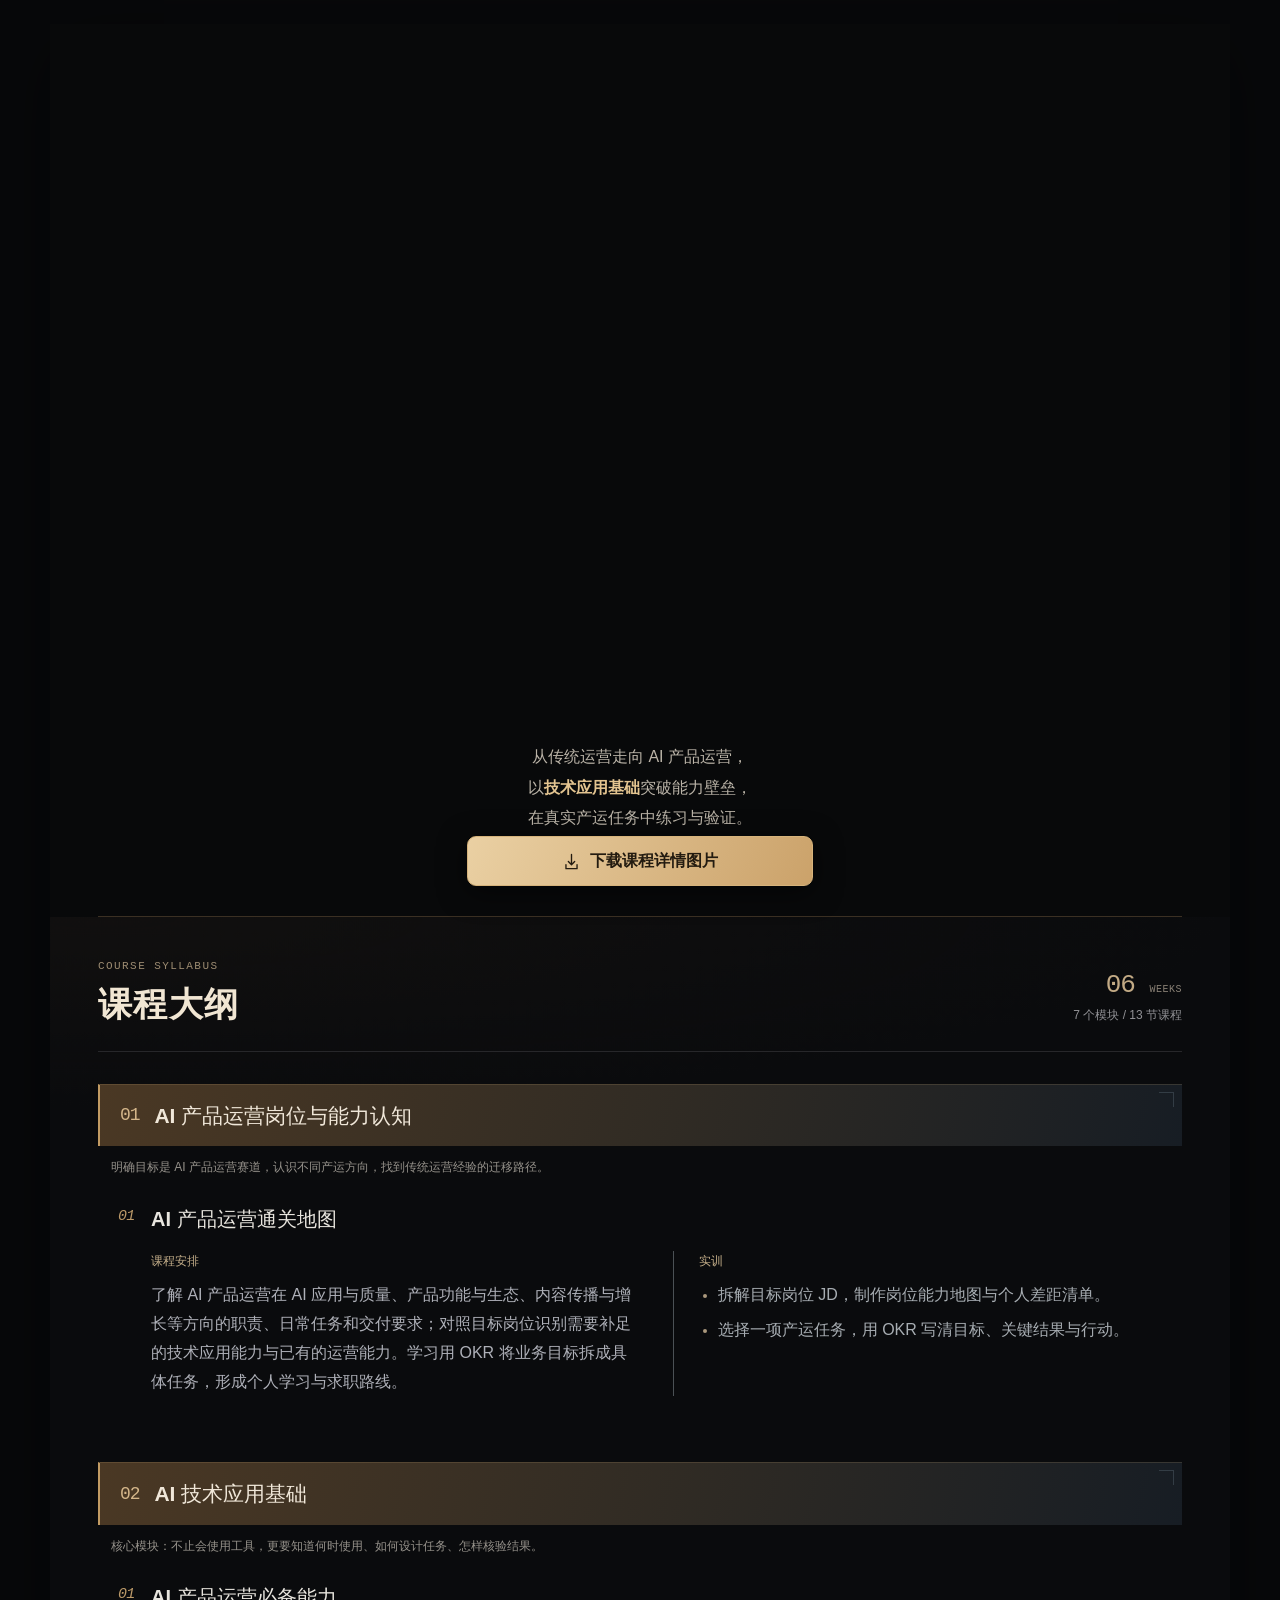
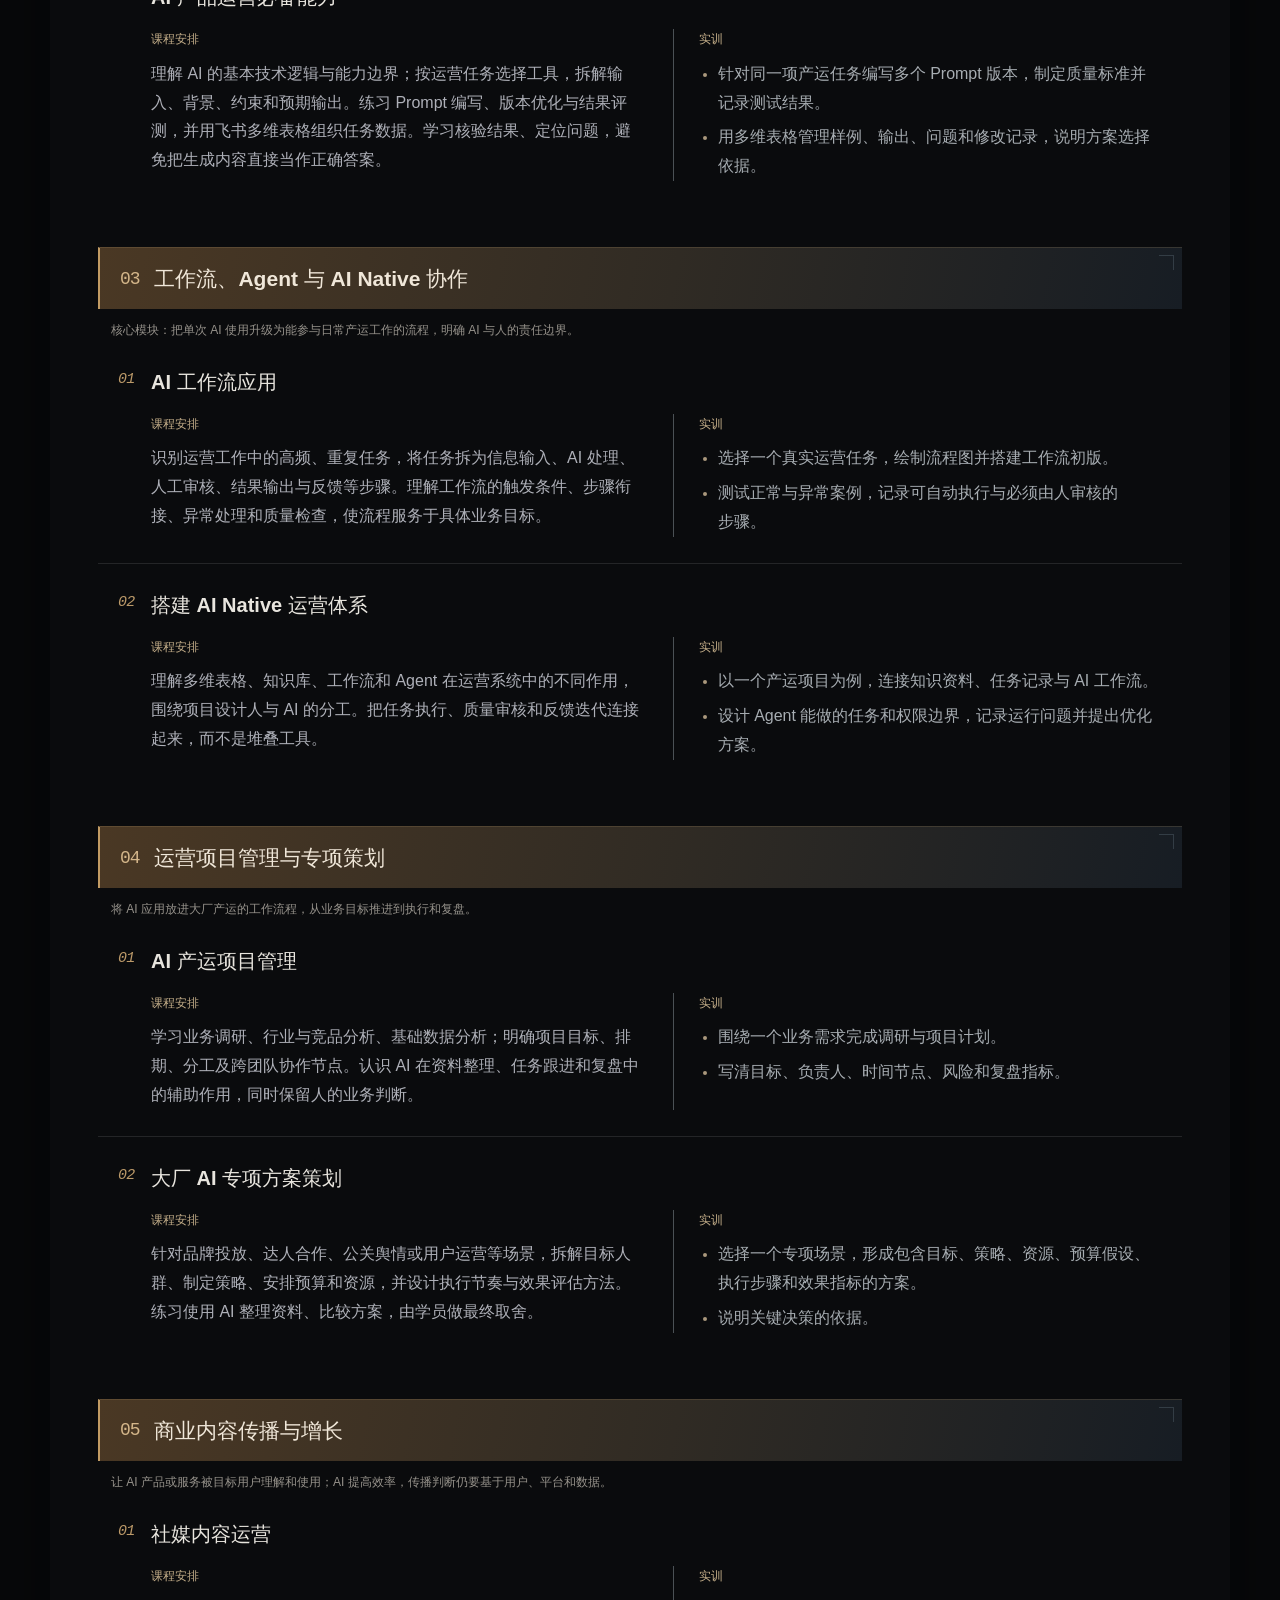
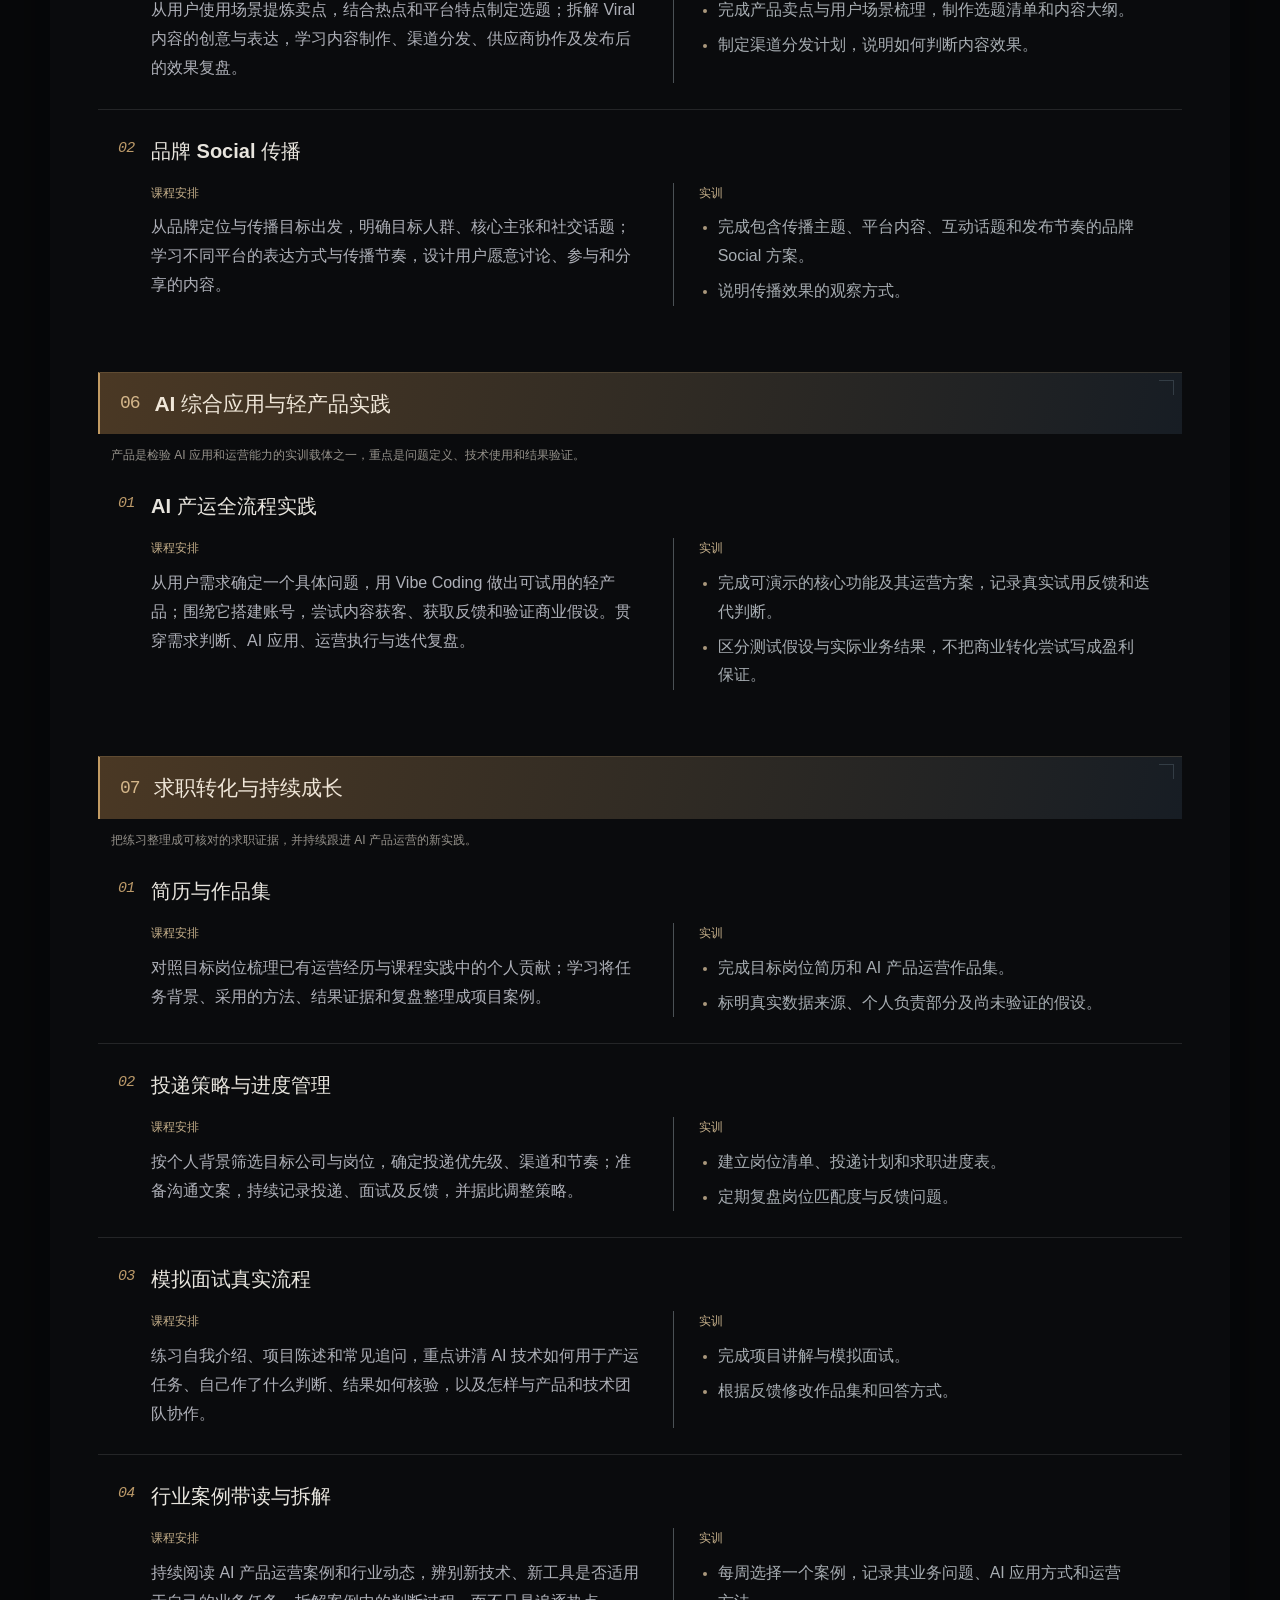
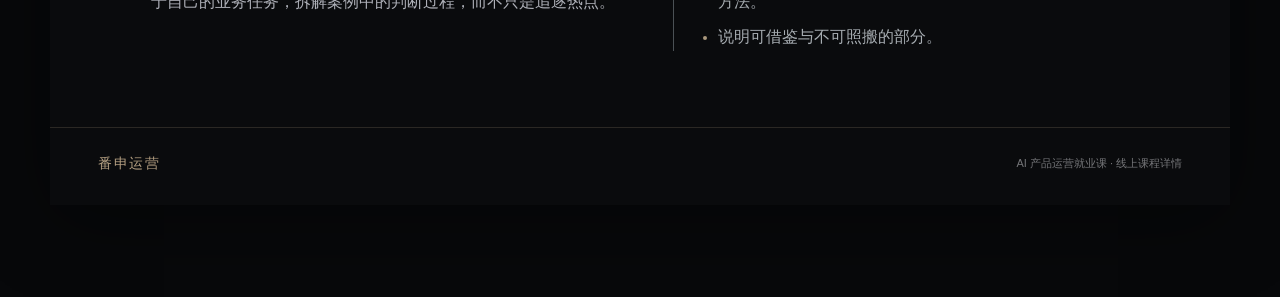
<file: curriculum/index.html>
<!doctype html>
<html lang="zh-CN">
<head>
  <meta charset="UTF-8">
  <meta name="viewport" content="width=device-width, initial-scale=1">
  <meta name="theme-color" content="#0a0b0d">
  <meta name="course-data" content="./course-data.js?v=2c7ef64ccee0">
  <meta name="description" content="番申 AI 产品运营就业课线上课程详情：6 周学习，聚焦岗位认知、AI 技术应用基础、工作流与 Agent、运营任务及求职表达。查看课程安排与实训内容，一键导出手机课程长图。">
  <title>番申 AI 产品运营就业课 · 线上课程详情</title>
  <link rel="icon" type="image/png" href="brand-mark.png?v=2d167ac80fb7">
  <link rel="preload" as="image" href="hero.webp?v=7e39fd3e4d3c" media="(max-width: 759.98px)" fetchpriority="high">
  <link rel="preload" as="image" href="../hero-ai-product-operations-career.0550bcef70ce.webp" media="(min-width: 760px)" fetchpriority="high">
  <link rel="stylesheet" href="styles.css?v=03e8b57208b1">
</head>
<body>
  <a class="skip-link" href="#curriculum">跳转至课程大纲</a>
  <main class="course-document" id="course-document">
    <section class="hero" id="top" aria-labelledby="course-title">
      <div class="hero-visual">
        <picture>
          <source media="(min-width: 760px)" srcset="../hero-ai-product-operations-career.0550bcef70ce.webp">
          <img class="hero-art" src="hero.webp?v=7e39fd3e4d3c" alt="AI 产品运营金色科技主视觉" width="960" height="640" fetchpriority="high" decoding="async">
        </picture>
      </div>
      <div class="hero-intro no-heading">
        <h1 id="course-title" class="visually-hidden">AI 产品运营课程详情</h1>
        <p class="hero-slogan"><span>从传统运营走向 AI 产品运营，</span><span>以<strong>技术应用基础</strong>突破能力壁垒，</span><span>在真实产运任务中练习与验证。</span></p>
      </div>
      <div class="hero-meta"><span>6 周课程</span><i>/</i><span>线上授课</span><i>/</i><span class="ai-native">AI Native</span><i>/</i><span>一年更新</span></div>
    </section>
    <section class="syllabus" id="curriculum" aria-labelledby="syllabus-title">
      <div class="syllabus-heading"><div><p>COURSE SYLLABUS</p><h2 id="syllabus-title">课程大纲</h2></div><div class="syllabus-count"><strong>06 <span>WEEKS</span></strong><span id="curriculum-count"></span></div></div>
      <div id="course-sections"></div>
    </section>
    <footer class="document-footer"><span>番申运营</span><p>AI 产品运营就业课 · 线上课程详情</p></footer>
  </main>
  <div class="share-dock" data-export-ignore>
    <p id="share-status" class="share-status" role="status" aria-live="polite"></p>
    <button class="share-button" id="share-button" type="button"><svg width="19" height="19" viewBox="0 0 24 24" fill="none" aria-hidden="true"><path d="M12 3v13m-4-4 4 4 4-4M5 16v5h14v-5" stroke="currentColor" stroke-width="1.7" stroke-linecap="round" stroke-linejoin="round"/></svg><span>下载课程详情图片</span></button>
  </div>
  <dialog id="share-dialog" class="share-dialog" aria-labelledby="share-dialog-title" aria-describedby="share-description" data-export-ignore>
    <div class="share-dialog-header"><h2 id="share-dialog-title">分享课程长图</h2><button id="share-close" class="share-close" type="button" aria-label="关闭分享">×</button></div>
    <p id="share-description" class="share-description"></p>
    <div class="share-image-wrap"><img id="share-image" alt="番申 AI 产品运营就业课完整课程大纲长图"></div>
    <div class="share-actions"><button id="native-share" class="share-button" type="button">分享给好友</button><a id="save-image" class="save-image">保存 PNG 图片</a></div>
  </dialog>
  <noscript><p class="noscript-message">请开启浏览器的 JavaScript，以查看完整课程和导出图片。</p></noscript>
  <script type="module" src="app.js?v=645353d1cc80"></script>
</body>
</html>
</file>
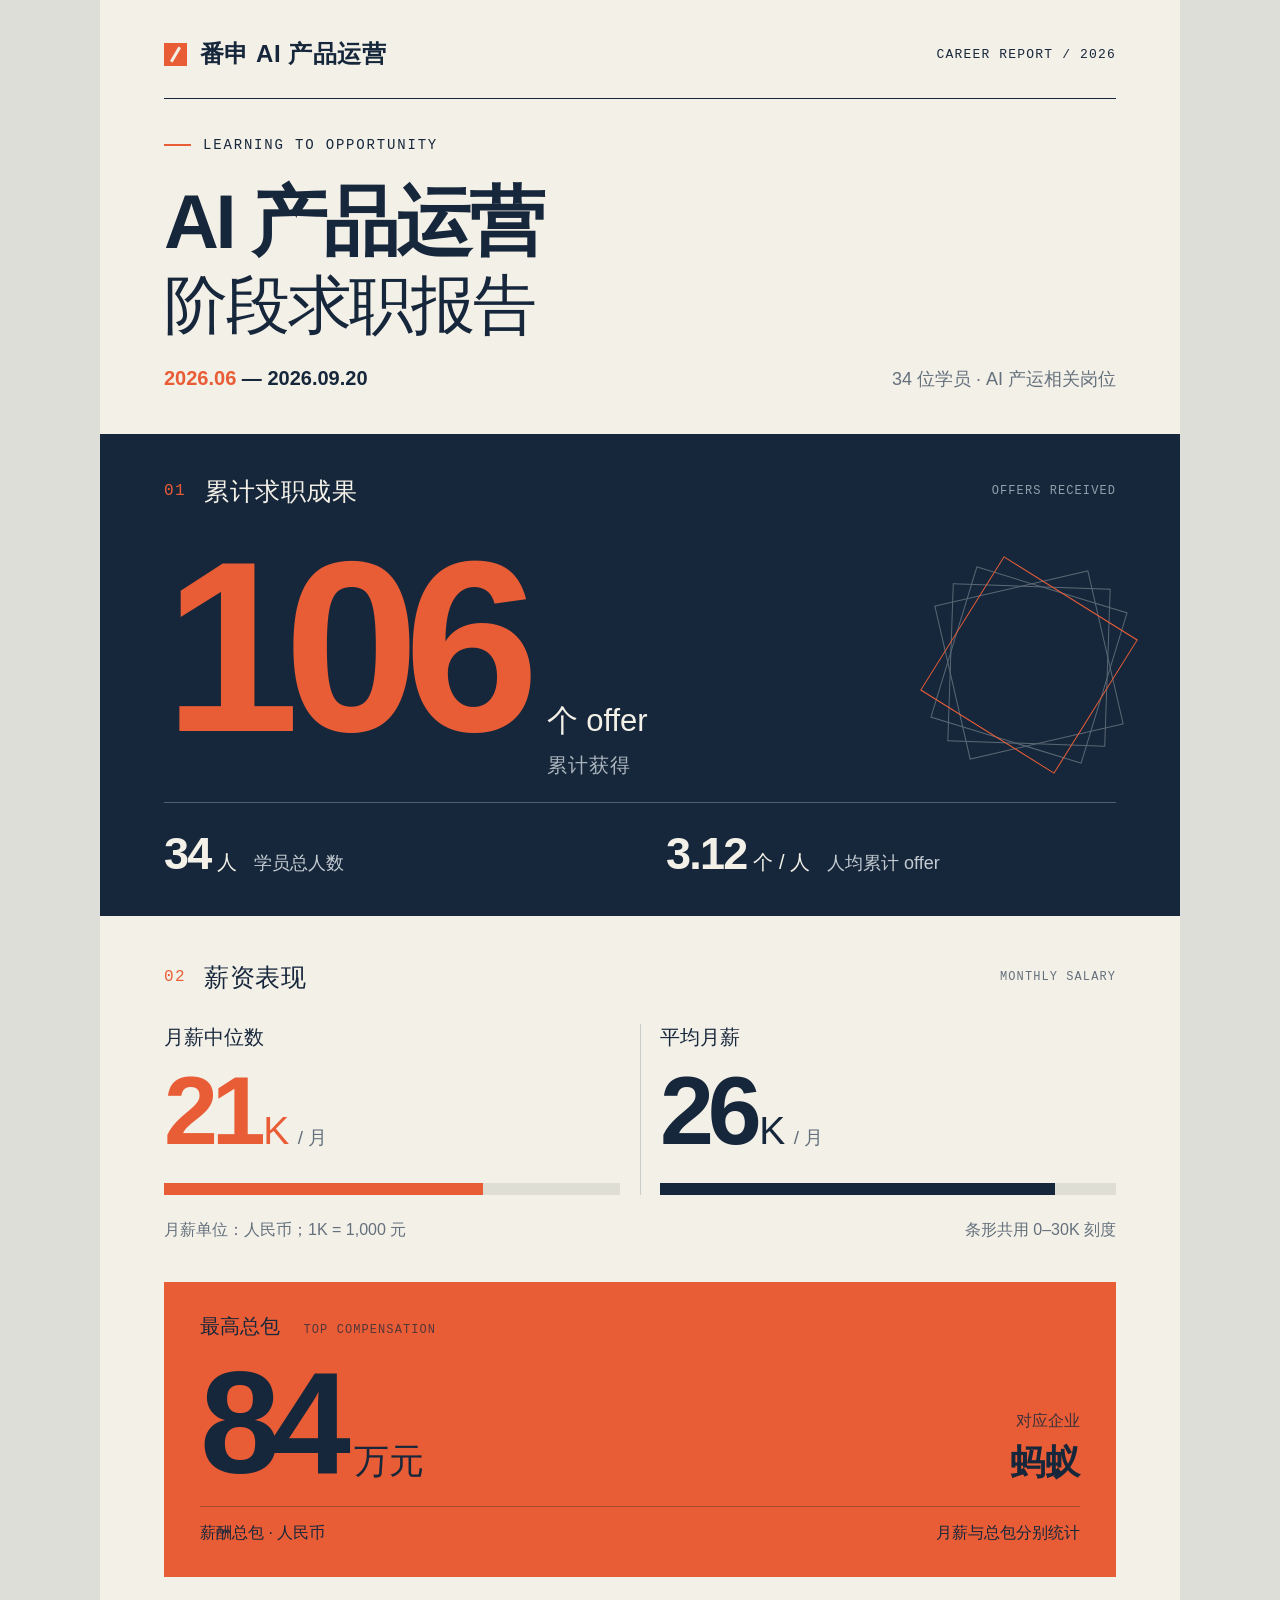
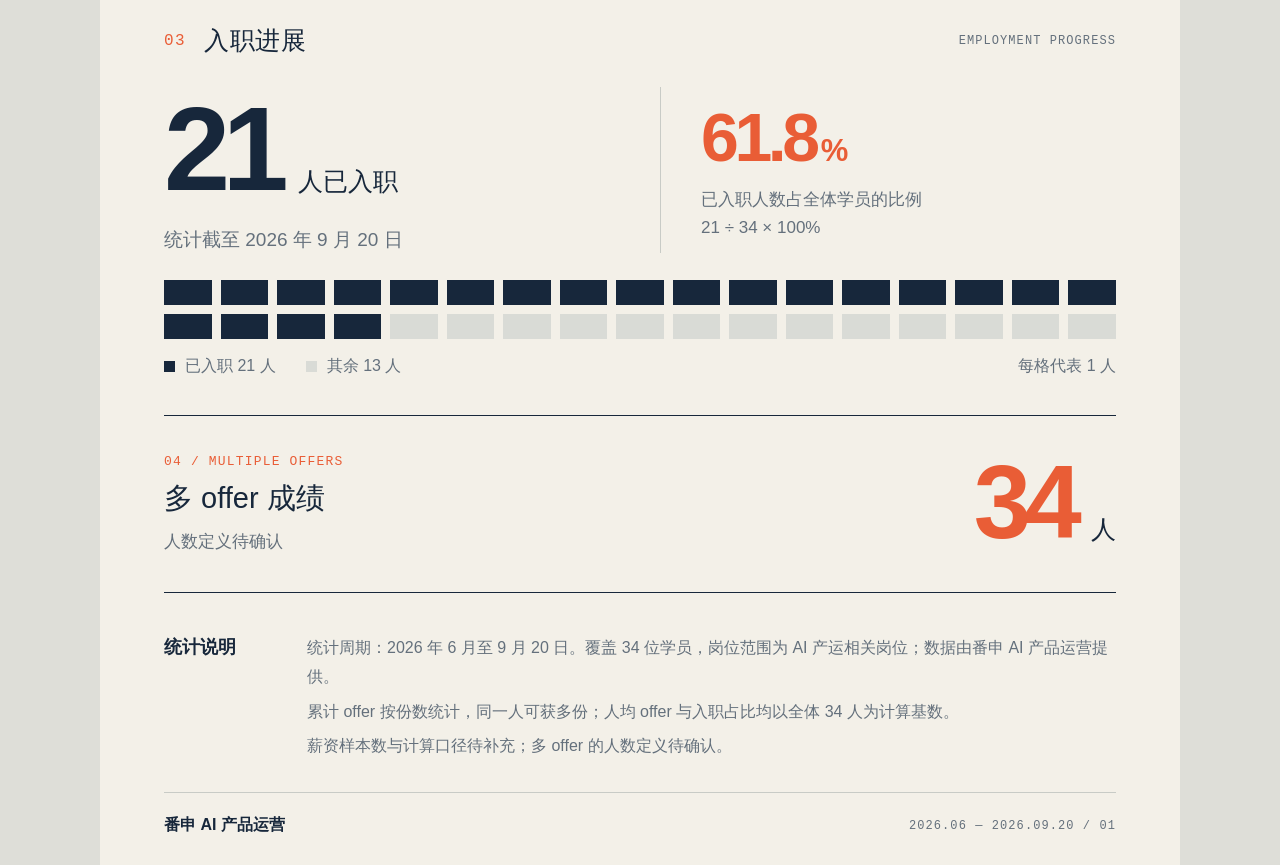
<file: reports/2026-09-20/index.html>
<!DOCTYPE html>
<html lang="zh-CN">
<head>
  <meta charset="utf-8">
  <meta name="viewport" content="width=device-width,initial-scale=1">
  <meta name="description" content="番申 AI 产品运营，2026 年 6 月至 9 月 20 日阶段求职成果报告。">
  <title>番申 AI 产品运营 · 阶段求职报告</title>
  <style>
    :root{--paper:#f3f0e8;--ink:#17273b;--muted:#64707c;--accent:#e95d36;--rule:#c8cbc6;--pale:#e7e5dc;--white:#fffdf8}
    *{box-sizing:border-box}html,body{margin:0;padding:0;background:#deded8;color:var(--ink)}
    body{font-family:"PingFang SC","Hiragino Sans GB","Microsoft YaHei",sans-serif;-webkit-font-smoothing:antialiased}
    .report{width:1080px;margin:0 auto;background:var(--paper);overflow:hidden}
    .mono{font-family:"SFMono-Regular",Menlo,Consolas,monospace;font-weight:400;letter-spacing:.09em}
    .num{font-family:"Arial","Helvetica Neue",sans-serif;font-variant-numeric:tabular-nums;letter-spacing:-.065em;font-weight:700}
    .masthead{margin:0 64px;padding:38px 0 28px;display:flex;justify-content:space-between;align-items:center;border-bottom:1px solid var(--ink)}
    .brand{font-size:24px;font-weight:650;letter-spacing:.02em;display:flex;align-items:center;gap:13px}
    .brand-mark{height:23px;width:23px;background:var(--accent);display:inline-block;position:relative}
    .brand-mark:after{content:"";height:17px;width:3px;background:var(--paper);transform:rotate(30deg);position:absolute;left:10px;top:3px}
    .masthead .mono{font-size:13px}
    .cover{padding:38px 64px 43px;position:relative}
    .eyebrow{display:flex;align-items:center;gap:12px;font-size:14px;letter-spacing:.13em;font-weight:500}
    .eyebrow:before{content:"";display:block;width:27px;height:2px;background:var(--accent)}
    .cover h1{font-size:76px;line-height:1.2;letter-spacing:-.045em;font-weight:650;margin:23px 0 23px}
    .cover h1 span{display:block;font-weight:350;font-size:64px;letter-spacing:-.035em}
    .cover-bottom{display:flex;align-items:center;justify-content:space-between}
    .period{font-size:20px;font-weight:550}.period strong{color:var(--accent);font-weight:600}
    .cover-bottom .scope{font-size:18px;color:var(--muted)}
    .hero{background:var(--ink);color:var(--paper);padding:41px 64px 36px;position:relative}
    .section-top{display:flex;align-items:center;justify-content:space-between;gap:30px}
    .section-name{display:flex;gap:18px;align-items:center}
    .section-no{font-size:16px;color:var(--accent)}.section-name h2{font-size:25px;font-weight:550;margin:0;letter-spacing:.02em}
    .section-top>.mono{font-size:12px;color:var(--muted)}.hero .section-top>.mono{color:#91a0ad}
    .hero-body{display:flex;align-items:center;justify-content:space-between;margin:17px 0 20px}
    .offer-display{display:flex;align-items:baseline;gap:23px;line-height:1}
    .offer-display .num{font-size:244px;color:var(--accent)}.offer-unit{font-size:31px;font-weight:400;line-height:1.7}
    .offer-unit small{display:block;font-size:20px;color:#aab4bd;letter-spacing:.05em}
    .hero-art{height:158px;width:158px;position:relative;margin-top:24px;margin-right:8px;transform:rotate(-13deg)}
    .hero-art span{position:absolute;inset:0;border:1px solid #5b6875}.hero-art span:nth-child(2){transform:rotate(15deg)}.hero-art span:nth-child(3){transform:rotate(30deg)}.hero-art span:nth-child(4){transform:rotate(45deg);border-color:var(--accent)}
    .hero-foot{display:grid;grid-template-columns:1fr 1fr;border-top:1px solid #516070;padding-top:25px;gap:52px}
    .small-stat{display:flex;align-items:baseline;gap:17px}.small-stat .num{font-size:45px;letter-spacing:-.04em}.small-stat .label{font-size:18px;color:#c3cbd1}.small-stat .num small{font-size:20px;letter-spacing:0;margin-left:7px;font-weight:400}
    .salary{padding:45px 64px 39px}
    .salary-layout{display:grid;grid-template-columns:1fr 1fr;margin-top:30px;gap:40px}
    .salary-cell{position:relative}.salary-cell+ .salary-cell:before{content:"";position:absolute;top:0;bottom:0;left:-20px;width:1px;background:var(--rule)}
    .metric-label{font-size:20px;font-weight:450;margin-bottom:3px}.salary-number{font-size:97px;line-height:1.18;white-space:nowrap}.salary-number span{font-size:39px;letter-spacing:-.015em;font-weight:500;margin-left:4px}.salary-number small{font-family:"PingFang SC",sans-serif;font-size:19px;letter-spacing:0;font-weight:400;color:var(--muted);margin-left:9px}
    .salary-cell:first-child .salary-number{color:var(--accent)}
    .bar-track{width:100%;height:12px;background:#deded5;margin-top:15px}.bar-fill{height:100%;background:var(--ink);width:86.6667%}.salary-cell:first-child .bar-fill{background:var(--accent);width:70%}
    .salary-note{margin-top:22px;font-size:16px;color:var(--muted);line-height:1.6;display:flex;justify-content:space-between;gap:20px}
    .annual{margin:0 64px;background:var(--accent);padding:31px 36px 33px;color:var(--ink);position:relative}
    .annual-label{font-size:20px;font-weight:500}.annual-label .mono{font-size:12px;margin-left:18px;opacity:.7}
    .annual-body{display:flex;align-items:flex-end;justify-content:space-between;margin-top:1px}
    .annual-value{display:flex;gap:13px;align-items:baseline;line-height:1.15}.annual-value .num{font-size:144px}.annual-value .unit{font-size:35px;font-weight:500}
    .employer{text-align:right;padding-bottom:20px}.employer small{display:block;font-size:16px;margin-bottom:7px;opacity:.8}.employer strong{font-size:35px;font-weight:600}
    .annual-bottom{border-top:1px solid #aa4b34;padding-top:16px;font-size:16px;display:flex;justify-content:space-between;gap:20px}
    .employment{padding:47px 64px 38px}
    .employment-body{display:grid;grid-template-columns:1fr 1fr;gap:40px;margin-top:30px}
    .entry-value{display:flex;align-items:baseline;gap:17px;line-height:1.05}.entry-value .num{font-size:119px}.entry-value .unit{font-size:25px}
    .entry-desc{font-size:19px;color:var(--muted);margin-top:15px}
    .entry-ratio{border-left:1px solid var(--rule);padding-left:40px;display:flex;flex-direction:column;justify-content:center}
    .entry-ratio .num{font-size:68px;line-height:1.15;color:var(--accent)}.entry-ratio .num small{font-size:31px;letter-spacing:0;margin-left:5px}
    .entry-ratio p{font-size:17px;color:var(--muted);margin:10px 0 0;line-height:1.65}
    .people-grid{display:grid;grid-template-columns:repeat(17,1fr);gap:9px;margin-top:27px}
    .person{height:25px;background:#d9dbd6}.person.active{background:var(--ink)}
    .legend{font-size:16px;color:var(--muted);display:flex;align-items:center;gap:8px;margin-top:17px}.legend i{display:inline-block;width:11px;height:11px;background:var(--ink);margin-right:2px}.legend .muted{background:#d9dbd6;margin-left:22px}.legend .end{margin-left:auto}
    .multi{padding:0 64px 40px}.multi-inner{padding:28px 0 29px;border-top:1px solid var(--ink);border-bottom:1px solid var(--ink);display:grid;grid-template-columns:1fr 1fr;gap:40px;align-items:center}
    .multi-label .mono{font-size:13px;color:var(--accent);display:block;margin-bottom:10px}.multi-label h2{font-size:29px;margin:0;font-weight:500}.multi-label p{font-size:17px;color:var(--muted);margin:11px 0 0}
    .multi-value{display:flex;align-items:baseline;justify-content:flex-end;gap:16px}.multi-value .num{font-size:103px;color:var(--accent);line-height:1.15}.multi-value .unit{font-size:25px}
    .notes{padding:0 64px 31px;display:grid;grid-template-columns:117px 1fr;gap:26px}
    .notes h2{font-size:18px;font-weight:600;margin:2px 0 0}.note-content{color:var(--muted);font-size:16px;line-height:1.85}.note-content p{margin:0 0 5px}.note-content p:last-child{margin-bottom:0}
    .footer{margin:0 64px;padding:22px 0 29px;border-top:1px solid var(--rule);display:flex;justify-content:space-between;align-items:center;font-size:16px}.footer .mono{font-size:12px;color:var(--muted)}
    @media(max-width:1080px){body{background:var(--paper)}.report{margin:0;transform-origin:top left}}
    @media print{body{background:var(--paper)}.report{margin:0}*{-webkit-print-color-adjust:exact;print-color-adjust:exact}@page{size:1080px 2800px;margin:0}}
  </style>
</head>
<body>
<main class="report" aria-label="番申 AI 产品运营阶段求职报告">
  <header class="masthead"><div class="brand"><i class="brand-mark" aria-hidden="true"></i>番申 AI 产品运营</div><div class="mono">CAREER REPORT / 2026</div></header>
  <section class="cover">
    <div class="eyebrow mono">LEARNING TO OPPORTUNITY</div>
    <h1>AI 产品运营<span>阶段求职报告</span></h1>
    <div class="cover-bottom"><div class="period"><strong>2026.06</strong> — 2026.09.20</div><div class="scope">34 位学员 · AI 产运相关岗位</div></div>
  </section>
  <section class="hero">
    <div class="section-top"><div class="section-name"><span class="section-no mono">01</span><h2>累计求职成果</h2></div><span class="mono">OFFERS RECEIVED</span></div>
    <div class="hero-body"><div class="offer-display"><strong class="num">106</strong><div class="offer-unit">个 offer<small>累计获得</small></div></div><div class="hero-art" aria-hidden="true"><span></span><span></span><span></span><span></span></div></div>
    <div class="hero-foot"><div class="small-stat"><strong class="num">34<small>人</small></strong><span class="label">学员总人数</span></div><div class="small-stat"><strong class="num">3.12<small>个 / 人</small></strong><span class="label">人均累计 offer</span></div></div>
  </section>
  <section class="salary">
    <div class="section-top"><div class="section-name"><span class="section-no mono">02</span><h2>薪资表现</h2></div><span class="mono">MONTHLY SALARY</span></div>
    <div class="salary-layout"><div class="salary-cell"><div class="metric-label">月薪中位数</div><div class="salary-number num">21<span>K</span><small>/ 月</small></div><div class="bar-track"><div class="bar-fill"></div></div></div><div class="salary-cell"><div class="metric-label">平均月薪</div><div class="salary-number num">26<span>K</span><small>/ 月</small></div><div class="bar-track"><div class="bar-fill"></div></div></div></div>
    <div class="salary-note"><span>月薪单位：人民币；1K = 1,000 元</span><span>条形共用 0–30K 刻度</span></div>
  </section>
  <section class="annual" aria-label="最高总包84万元，蚂蚁">
    <div class="annual-label">最高总包 <span class="mono">TOP COMPENSATION</span></div>
    <div class="annual-body"><div class="annual-value"><strong class="num">84</strong><span class="unit">万元</span></div><div class="employer"><small>对应企业</small><strong>蚂蚁</strong></div></div>
    <div class="annual-bottom"><span>薪酬总包 · 人民币</span><span>月薪与总包分别统计</span></div>
  </section>
  <section class="employment">
    <div class="section-top"><div class="section-name"><span class="section-no mono">03</span><h2>入职进展</h2></div><span class="mono">EMPLOYMENT PROGRESS</span></div>
    <div class="employment-body"><div><div class="entry-value"><strong class="num">21</strong><span class="unit">人已入职</span></div><div class="entry-desc">统计截至 2026 年 9 月 20 日</div></div><div class="entry-ratio"><div class="num">61.8<small>%</small></div><p>已入职人数占全体学员的比例<br>21 ÷ 34 × 100%</p></div></div>
    <div class="people-grid" id="people-grid" role="img" aria-label="34位学员中21人已入职，每格代表1人"></div>
    <div class="legend"><i></i><span>已入职 21 人</span><i class="muted"></i><span>其余 13 人</span><span class="end">每格代表 1 人</span></div>
  </section>
  <section class="multi">
    <div class="multi-inner"><div class="multi-label"><span class="mono">04 / MULTIPLE OFFERS</span><h2>多 offer 成绩</h2><p id="multi-caption">人数定义待确认</p></div><div class="multi-value"><strong class="num">34</strong><span class="unit">人</span></div></div>
  </section>
  <section class="notes">
    <h2>统计说明</h2>
    <div class="note-content">
      <p>统计周期：2026 年 6 月至 9 月 20 日。覆盖 34 位学员，岗位范围为 AI 产运相关岗位；数据由番申 AI 产品运营提供。</p>
      <p>累计 offer 按份数统计，同一人可获多份；人均 offer 与入职占比均以全体 34 人为计算基数。</p>
      <p id="salary-method">薪资样本数与计算口径待补充；多 offer 的人数定义待确认。</p>
    </div>
  </section>
  <footer class="footer"><strong>番申 AI 产品运营</strong><span class="mono">2026.06 — 2026.09.20 / 01</span></footer>
</main>
<script>
  // 原始汇总与派生指标分开保存，便于后续核对、更新。
  const reportData={brand:'番申 AI 产品运营',periodStart:'2026-06',asOf:'2026-09-20',students:34,offers:106,medianMonthlyRmb:21000,meanMonthlyRmb:26000,topPackageRmb:840000,topEmployer:'蚂蚁',employed:21,multipleOfferStudents:34,multipleOfferDefinition:null,salarySampleSize:null,salaryMethod:null};
  document.getElementById('people-grid').innerHTML=Array.from({length:reportData.students},(_,i)=>'<span class="person'+(i<reportData.employed?' active':'')+'"></span>').join('');
  function fit(){document.querySelector('.report').style.zoom=Math.min(innerWidth/1080,1);}
  addEventListener('resize',fit);addEventListener('load',fit);document.fonts.ready.then(fit);
</script>
</body>
</html>
</file>
<file: agent-course-v5-20261019/poster-v3.css>
@charset "UTF-8";
@font-face{font-family:SmileySans;src:url('assets/SmileySans-Oblique.otf') format('opentype');font-display:swap}
:root{color-scheme:dark;--lime:#b8f438;--cyan:#22ddeb;--purple:#c884fb;--ink:#000;--panel:#171717;--text:#f4f4f4;--muted:#d5d5d5;--body:"PingFang SC","Microsoft YaHei",Arial,sans-serif}
*{box-sizing:border-box}html{scroll-behavior:smooth;scroll-padding-top:20px;overflow-x:clip}body{margin:0;background:#000;color:var(--text);font-family:var(--body);-webkit-font-smoothing:antialiased;overflow-x:clip}a{color:inherit;text-decoration:none}img{display:block;max-width:100%;height:auto}p,h1,h2,h3,figure,ol{margin:0}summary{list-style:none;cursor:pointer}summary::-webkit-details-marker{display:none}a,summary{-webkit-tap-highlight-color:transparent}a:focus-visible,summary:focus-visible{outline:2px solid var(--cyan);outline-offset:5px}.sr-only{position:absolute;width:1px;height:1px;margin:-1px;padding:0;border:0;overflow:hidden;clip:rect(0,0,0,0);white-space:nowrap}
.poster{width:min(658px,100%);margin:0 auto;position:relative;isolation:isolate;overflow:hidden;container-type:inline-size;background:radial-gradient(ellipse 29% 6% at 0 1%,#225accb5,transparent 95%),radial-gradient(ellipse 24% 4.5% at 100% 9%,#9fe911c7,transparent 92%),radial-gradient(ellipse 20% 3.5% at 0 87%,#79b9115c,transparent 95%),radial-gradient(ellipse 30% 3% at 100% 99%,#2565d3ac,transparent 92%),#000}
.site-header{padding-top:7cqw;display:flex;justify-content:center;position:relative;z-index:2}.brand{display:inline-flex;align-items:center;gap:2.2cqw;font-size:4.3cqw;font-weight:750;letter-spacing:.3cqw;line-height:1.2}.brand>img{width:6.9cqw;height:auto}.brand small{display:block;font-size:1.55cqw;letter-spacing:.15cqw;margin-top:.9cqw;font-weight:450;white-space:nowrap}
.hero{padding-top:4.8cqw;position:relative;padding-bottom:2cqw}.hero-art{width:100%;height:78cqw;position:relative;overflow:hidden;mix-blend-mode:screen}.hero-art img{position:absolute;width:150%;max-width:none;left:50%;top:-7cqw;transform:translateX(-64%)}.poster-title{width:90.5%;margin:-1cqw 0 0 5%;position:relative;z-index:2}.poster-title>img{width:100%;height:auto}.hero-meta{width:82%;margin:2.5cqw auto 0;display:flex;align-items:flex-start;gap:4cqw;position:relative}.hero-meta strong{font:400 6.8cqw/1.2 Arial,sans-serif;letter-spacing:-.15cqw}.hero-meta p{font-size:4.3cqw;font-weight:350;line-height:1.7;margin-top:.3cqw;white-space:nowrap}.meta-arrow{flex:1;height:1px;background:#8e8e8e;position:relative;top:3.6cqw;min-width:10cqw}.meta-arrow:before{content:"";position:absolute;width:3.7cqw;height:1px;background:#8e8e8e;left:0;transform:rotate(-32deg);transform-origin:left center}
.panel{width:90.3%;margin:4.85cqw auto 0;padding:9cqw 6.1cqw 8cqw;background:var(--panel);border-radius:3cqw;position:relative}.panel p{font-size:3.55cqw;line-height:1.9;font-weight:400;color:var(--muted)}.panel>p+p{margin-top:4cqw}.panel .lead{font-size:3.95cqw;font-weight:700;line-height:1.8;color:var(--lime);letter-spacing:.02cqw}.panel .cyan-text{color:var(--cyan)}.panel .small-note{font-size:2.8cqw;line-height:1.9;color:#b8b8b8}.intro-panel{margin-top:5.5cqw}.intro-panel>p:last-child{margin-top:5cqw}
.module-heading{--accent:var(--lime);position:relative;text-align:center;min-height:22cqw;margin-bottom:8cqw;padding:0 .8cqw 2cqw;isolation:isolate}.module-heading h2{font-size:6.6cqw;line-height:1.28;font-weight:350;letter-spacing:-.23cqw;position:relative;z-index:2;white-space:nowrap}.module-heading .heading-capsule{display:table;position:relative;z-index:3;margin:-.1cqw auto 0;padding:.8cqw 2.8cqw;border:1.5px solid color-mix(in srgb,var(--accent),transparent 25%);border-radius:8cqw;font-size:4.7cqw;font-weight:800;line-height:1.3;color:var(--accent);letter-spacing:-.1cqw;transform:rotate(-5deg);background:radial-gradient(ellipse at 92% 50%,color-mix(in srgb,var(--accent),transparent 70%),transparent 29%),#090a0b;max-width:100%;white-space:nowrap}.cyan-theme{--accent:var(--cyan)}.purple-theme{--accent:var(--purple)}.cyan-theme .heading-capsule{transform:rotate(-3deg)}.purple-theme .heading-capsule{transform:rotate(5deg)}.bracket{position:absolute;top:-5cqw;font:200 22cqw/1 Arial,sans-serif;color:#363636;z-index:0}.bracket-left{left:-.3cqw}.bracket-right{right:-.3cqw}.motif{display:block;position:absolute;width:21cqw;height:21cqw;z-index:1;overflow:hidden;mix-blend-mode:screen;pointer-events:none;right:-3.9cqw;bottom:-1cqw;transform:rotate(11deg)}.motif img{position:absolute;max-width:none}.motif-diamond img{width:55cqw;left:-33cqw;top:-5cqw}.motif-nodes{left:-4.4cqw;right:auto;bottom:-3cqw;transform:rotate(-11deg)}.motif-nodes img{width:70cqw;left:-26.7cqw;top:-24cqw}.motif-triangle{right:-2.9cqw;bottom:0;transform:rotate(14deg)}.motif-triangle img{width:73cqw;left:-31.5cqw;top:-6.5cqw}
.feature-list{display:grid;gap:10cqw}.feature-capsule{display:table;border:1.5px solid #35bbcc;border-radius:6cqw;padding:.7cqw 2.8cqw;font-size:4.55cqw;font-weight:750;line-height:1.3;letter-spacing:-.08cqw;background:radial-gradient(ellipse at 95% 50%,#3757d48c,transparent 25%),#07090b;max-width:100%;color:#f7f7f7}.feature-capsule>span{color:var(--cyan)}.feature-list article>p{margin-top:2.4cqw}.feature-list article>.terms{font-size:2.8cqw;line-height:1.8;color:#9ab8bb;margin-top:1.3cqw}
.mentor-section{width:90.3%;margin:12cqw auto 9cqw}.outside-heading{min-height:23cqw;margin:0 5cqw 8.5cqw}.outside-heading h2{font-size:6.7cqw}.mentor-card{margin:0 auto 8cqw}.portrait-frame{width:88%;margin:0 auto;position:relative;background:var(--cyan);padding:2px;aspect-ratio:.91;clip-path:polygon(1% 0,98% 0,98% 35%,100% 37%,98% 39%,100% 40%,98% 43%,98% 99%,1% 99%,1% 73%,0 71%,2% 69%,0 67%,1% 64%)}.portrait-inner{width:100%;height:100%;position:relative;overflow:hidden;background:#0b0b0b;clip-path:inherit}.portrait-inner>img{width:100%;height:100%;object-fit:cover;object-position:center top}.portrait-inner:after{content:"";position:absolute;inset:60% 0 0;background:linear-gradient(transparent,#000b)}.portrait-label{position:absolute;z-index:2;bottom:4cqw;left:5cqw;font-size:2.7cqw;letter-spacing:.15cqw;color:#fff}.mentor-caption{width:92%;margin:-.6cqw auto 0;position:relative;z-index:3;border:2px solid #34e1e6;border-radius:7cqw;padding:1.5cqw 3.8cqw;background:#020707;display:flex;gap:3cqw;align-items:center}.mentor-caption h3{font-size:4.15cqw;line-height:1.5;white-space:nowrap;font-weight:700}.mentor-caption p{font-size:2.35cqw;line-height:1.7;color:#d6e6e5}
.panel-opening{margin-bottom:5.7cqw}.week-list{display:grid;gap:6cqw}.week-panel{border:0;background:transparent}.week-panel summary{position:relative;padding-right:5cqw}.week-code{display:block;font-size:2.1cqw;letter-spacing:.3cqw;color:#a0b378;margin-bottom:1.6cqw;font-family:Arial,sans-serif}.week-panel h3{font-size:3.9cqw;line-height:1.3;color:#0a1500;font-weight:800;background:var(--lime);border-radius:6cqw;padding:.95cqw 2.4cqw;display:table;letter-spacing:.05cqw;max-width:100%}.expand-icon{position:absolute;right:0;top:4cqw;color:var(--lime);font-size:4.5cqw;font-weight:300;transition:transform .15s}.week-panel[open] .expand-icon{transform:rotate(45deg)}.week-content{padding-top:2.8cqw}.week-content p{font-size:3.2cqw;line-height:1.9;margin-top:2.3cqw}.week-content p:first-child{margin-top:0}.week-content b{color:#f4f4f4;font-weight:600}.week-output{margin-top:3cqw;padding-left:2.5cqw;border-left:1px solid #91b835}.week-output>span{color:var(--lime);font-size:2.45cqw}.week-output>p{font-size:2.8cqw;line-height:1.8;color:#b1bea4;margin-top:.9cqw}.pill-link{display:table;padding:.9cqw 3cqw;border:1.5px solid #8aa535;color:#c8f36a;border-radius:7cqw;font-size:3.1cqw;line-height:1.5;margin-top:6cqw;transition:background .2s}.pill-link>span{font-size:4cqw;margin-left:5cqw}.pill-link:hover{background:#a2d92c15}
.project-steps{padding:0;list-style:none;display:grid;gap:5.5cqw;margin-top:6cqw}.project-steps h3{font-size:3.8cqw;font-weight:650;color:var(--cyan);line-height:1.5;letter-spacing:.1cqw}.project-steps h3>span{font:400 2.7cqw Arial,sans-serif;border:1px solid #278c94;border-radius:50%;width:5.3cqw;height:5.3cqw;display:inline-grid;place-items:center;vertical-align:middle;margin-right:1.2cqw}.project-steps p{font-size:3.25cqw;line-height:1.85;margin-top:1.3cqw;padding-left:7cqw}.project-output{margin-top:7cqw;padding-block:4cqw;border-top:1px solid #363636;border-bottom:1px solid #363636}.small-capsule{display:inline-block;border:1px solid #8eaf35;border-radius:5cqw;padding:.6cqw 2cqw;color:var(--lime);font-size:2.9cqw;line-height:1.3;white-space:nowrap}.project-output p{font-size:3.4cqw;margin-top:2cqw;line-height:1.9}.project-panel>.small-note{margin-top:4cqw}
.audience-panel .module-heading{margin-bottom:6cqw;min-height:21cqw}.audience-list{display:grid;gap:5cqw}.audience-list article{display:grid;grid-template-columns:9.5cqw 1fr;gap:3cqw;align-items:start}.audience-list .small-capsule{margin-top:.4cqw;text-align:center;padding-inline:0}.audience-list h3{font-size:3.4cqw;line-height:1.65;font-weight:650;color:#f4f4f4}.audience-list p{font-size:3.1cqw;line-height:1.9;margin-top:1.2cqw}
.rhythm-list{display:grid;gap:4.8cqw}.rhythm-list article{display:grid;grid-template-columns:17cqw 1fr;gap:3cqw;align-items:start}.rhythm-list h3{display:inline-block;font-size:3cqw;border:1px solid #287b84;border-radius:5cqw;padding:.5cqw 1.2cqw;color:var(--cyan);text-align:center;line-height:1.5;font-weight:600;white-space:nowrap}.rhythm-list p{font-size:3.1cqw;line-height:1.9}.rhythm-list b{font-size:3.4cqw;font-weight:650;color:#f3f3f3}.rhythm-panel>.small-note{margin-top:5.3cqw}.service-list{margin-top:6cqw;border-top:1px solid #3d3d3d;padding-top:3cqw}.service-list p{display:flex;justify-content:space-between;align-items:baseline;gap:2cqw;font-size:2.8cqw;line-height:1.9;padding-block:1cqw}.service-list b{font-weight:650;color:#d3e3b7}.service-list span{color:#aaa;white-space:nowrap}
.faq-panel{padding-top:5cqw}.faq-heading{display:flex;align-items:center;gap:3cqw;margin-bottom:5cqw}.faq-heading h2{font-size:5.7cqw;font-weight:700;color:var(--lime);line-height:1.3}.faq-heading>span{color:#8bb232;font-size:7cqw;font-weight:250}.faq-list{display:grid;gap:5.5cqw}.faq-list summary{display:flex;justify-content:space-between;gap:2cqw;align-items:flex-start;color:var(--lime);font-weight:650;font-size:3.5cqw;line-height:1.75}.faq-list summary>span{font-weight:300;flex:none;font-size:3.8cqw;transition:transform .15s}.faq-list details[open] summary>span{transform:rotate(45deg)}.faq-list details>p{font-size:3.15cqw;line-height:1.95;margin-top:1.8cqw}
.enrollment-panel{text-align:center;padding-bottom:6cqw}.enrollment-panel h2{font-size:5.6cqw;font-weight:450;line-height:1.5;letter-spacing:-.1cqw}.enrollment-panel .lead{font-size:3.55cqw;margin-top:2.3cqw;line-height:1.8}.enrollment-panel>p:not(.lead){font-size:2.8cqw;margin-top:1cqw}.enrollment-panel figure{margin-top:5cqw}.qr-image{width:32cqw;margin:auto;background:white;padding:1.6cqw;border-radius:1.2cqw}.qr-image img{width:100%;height:auto}.enrollment-panel figcaption{font-size:2.6cqw;color:#d5d5d5;margin-top:2.4cqw;line-height:1.8}.enrollment-panel .pill-link{margin:4cqw auto 0}.site-footer{padding:8cqw 0 13cqw;text-align:center}.site-footer .brand{font-size:4.2cqw}.site-footer .brand small{font-size:1.85cqw;letter-spacing:.1cqw}.site-footer>p{font-size:1.9cqw;color:#8c8c8c;margin-top:2cqw;letter-spacing:.2cqw}
@media(min-width:900px){body{padding-block:26px}.poster{box-shadow:0 0 0 1px #171717}.panel{border-radius:20px}}
@media(prefers-reduced-motion:reduce){html{scroll-behavior:auto}*,*:before,*:after{transition:none!important}}
@media print{body{padding:0}.poster{width:658px}.panel,.mentor-card{break-inside:avoid}.site-footer{padding-bottom:4cqw}body{-webkit-print-color-adjust:exact;print-color-adjust:exact}}
.poster-title{mix-blend-mode:screen}
.hero-art{height:71cqw}
.hero-art img{top:-14cqw}
.module-heading{isolation:auto}
.panel .module-heading{background:var(--panel)}
.outside-heading{background:#000}
.motif{mask-image:radial-gradient(ellipse at center,#000 43%,#000b 58%,transparent 77%)}
.motif-triangle{width:16cqw}
</file>
<file: agent-course-v5-20261019/poster-v4.css>
/* Independent section artwork, varied compositions and integrated mentor cards. */
.panel{background:radial-gradient(ellipse at 92% 0,rgba(102,127,130,.045),transparent 54%),linear-gradient(145deg,#181a19,#151615)}
.panel .module-heading,.outside-heading{background:transparent}
.module-heading{--cap-a:#0c1708;--cap-b:#203a11;--cap-c:#325123;min-height:30cqw;padding:0;margin-bottom:6cqw;text-align:left}
.module-heading h2{font-size:5.8cqw;line-height:1.4;font-weight:350;letter-spacing:-.15cqw;white-space:normal;text-wrap:balance}
.module-heading .heading-capsule{font-size:4.15cqw;padding:1.05cqw 2.8cqw;line-height:1.35;margin:.4cqw 0 0;max-width:100%;border-color:color-mix(in srgb,var(--accent),transparent 20%);background:radial-gradient(ellipse at 80% 7%,color-mix(in srgb,var(--accent),transparent 73%),transparent 62%),linear-gradient(108deg,var(--cap-a) 0%,var(--cap-b) 48%,var(--cap-c) 76%,var(--cap-a) 100%);box-shadow:inset 0 1px 0 #dcfffc23,inset 0 -1.4cqw 2.2cqw #0006,0 0 2cqw color-mix(in srgb,var(--accent),transparent 96%);transform:rotate(-4deg)}
.cyan-theme{--cap-a:#071619;--cap-b:#11343d;--cap-c:#234351}
.purple-theme{--cap-a:#170e22;--cap-b:#352047;--cap-c:#4e2d5c}
.feature-capsule{background:radial-gradient(ellipse at 81% 8%,#63f2ff35,transparent 53%),linear-gradient(110deg,#071418 0%,#0d2935 45%,#233e68 77%,#0b1722 100%);box-shadow:inset 0 1px 0 #b6fcff28,inset 0 -1cqw 1.7cqw #0006}
.small-capsule{background:radial-gradient(ellipse at 75% 5%,#b8ff3730,transparent 60%),linear-gradient(110deg,#0b1709,#1e3211 65%,#111b0b);box-shadow:inset 0 1px 0 #e3ffc61a}
.module-heading .bracket{display:none}
.module-art{position:absolute;z-index:1;width:25cqw;height:25cqw;pointer-events:none}
.module-art img{position:static;width:100%;height:100%;max-width:100%;object-fit:contain;mask-image:none;mix-blend-mode:normal}
.heading-intro{padding-top:6cqw;padding-right:14cqw;min-height:29cqw}
.heading-intro h2{font-size:5.5cqw}
.heading-intro .module-art{right:-5.5cqw;top:-6cqw;transform:rotate(13deg)}
.heading-intro .bracket{display:block;opacity:.65}
.heading-intro .bracket-left{left:-3.5cqw;top:-3cqw}
.heading-intro .bracket-right{right:-4.7cqw;top:-3cqw}
.heading-ability{padding:4cqw 0 0 17cqw;text-align:right;min-height:28cqw}
.heading-ability h2{font-size:5.45cqw}
.heading-ability .heading-capsule{margin-left:auto;transform:rotate(3deg)}
.heading-ability .module-art{left:-5cqw;top:-2cqw;transform:rotate(-12deg)}
.heading-ability:after{content:"";position:absolute;left:3cqw;bottom:2cqw;width:12cqw;border-bottom:1px solid #3ed7e343;transform:rotate(-15deg)}
.heading-mentors{padding:5cqw 17cqw 0 0;min-height:28cqw;margin:0 3cqw 7cqw}
.heading-mentors h2{font-size:5.4cqw}
.heading-mentors .heading-capsule{transform:rotate(4deg);font-size:4cqw}
.heading-mentors .module-art{right:-5cqw;top:-6cqw;transform:rotate(9deg);width:27cqw;height:27cqw}
.heading-path{padding:2cqw 18cqw 0 0;min-height:28cqw}
.heading-path .heading-capsule{transform:none;font-size:4cqw}
.heading-path .module-art{right:-6cqw;bottom:-4cqw;width:29cqw;height:29cqw;transform:rotate(10deg)}
.heading-path:after{content:"";position:absolute;left:0;bottom:1cqw;width:39cqw;height:2px;background:linear-gradient(90deg,#94d62d7a,transparent)}
.heading-project{padding:4cqw 0 0 18cqw;text-align:right;min-height:29cqw}
.heading-project .heading-capsule{margin-left:auto;transform:rotate(-4deg);font-size:4cqw}
.heading-project .module-art{left:-7cqw;top:-3cqw;width:28cqw;height:28cqw;transform:rotate(-13deg)}
.audience-panel .heading-audience{padding-top:20cqw;min-height:42cqw;text-align:center;margin-bottom:5cqw}
.heading-audience .module-art{left:50%;top:-6cqw;transform:translateX(-50%) rotate(-5deg);width:30cqw;height:27cqw}
.heading-audience .heading-capsule{margin-inline:auto;transform:rotate(-3deg)}
.heading-rhythm{padding:6cqw 17cqw 0 0;min-height:29cqw}
.heading-rhythm .heading-capsule{font-size:4cqw;transform:rotate(2deg)}
.heading-rhythm .module-art{right:-6cqw;top:-5cqw;transform:rotate(13deg);width:28cqw;height:28cqw}
.faq-heading{position:relative;min-height:18cqw;padding-top:4cqw;margin-bottom:4.5cqw}
.faq-art{position:absolute;right:0;top:-4cqw;display:block;width:23cqw;height:23cqw;transform:rotate(8deg)}
.faq-art img{width:100%;height:100%;object-fit:contain}

.mentor-section{margin-top:12cqw;margin-bottom:9cqw}
.mentor-collectible{--card-accent:#61e3ef;--card-second:#bc89ef;position:relative;width:94%;margin:0 auto 8cqw;padding:1.2cqw;border-radius:3cqw;background:linear-gradient(137deg,#b5f5fcb8 0%,#879cf98c 17%,#b7a1dd8c 27%,#52e5f5bd 43%,#d4bbe1b0 60%,#8ab7f794 76%,#d7f6f5ad 100%);box-shadow:inset 0 0 0 1px #e6ffff63,0 1cqw 4cqw #0007;isolation:isolate}
.mentor-collectible:before{content:"";position:absolute;inset:0;border-radius:inherit;pointer-events:none;z-index:5;background:linear-gradient(113deg,#ffffff28,transparent 14%,transparent 74%,#ffffff30 78%,transparent 83%),repeating-linear-gradient(146deg,transparent 0,transparent 1.8cqw,#ffffff0c 1.84cqw,transparent 1.93cqw);box-shadow:inset 0 0 1.5cqw #d7e8ff30}
.collector-inner{position:relative;min-height:113cqw;border-radius:2cqw;overflow:hidden;background:radial-gradient(ellipse at 85% 13%,#5968b74d,transparent 48%),linear-gradient(145deg,#222831,#11141e 78%);isolation:isolate;border:1px solid #e1f2ff38}
.collector-inner:after{content:"";position:absolute;inset:48% 0 0;z-index:2;background:linear-gradient(transparent,#10121de8 40%,#10121d 68%);pointer-events:none}
.collector-grid{position:absolute;inset:0;z-index:0;background-image:linear-gradient(#d5f2f70d 1px,transparent 1px),linear-gradient(90deg,#d5f2f70d 1px,transparent 1px);background-size:10cqw 10cqw;mask-image:linear-gradient(#0009,#000b,transparent)}
.collector-top{display:flex;justify-content:space-between;gap:2cqw;position:absolute;z-index:4;top:3cqw;left:3.5cqw;right:3.5cqw;font:500 1.65cqw/1.6 Arial,sans-serif;letter-spacing:.17cqw;color:#dce5ef}
.collector-top>span:last-child{color:var(--card-accent);text-align:right}
.collector-ghost{position:absolute;z-index:0;top:5cqw;left:2cqw;font:900 italic 36cqw/.9 Arial,sans-serif;letter-spacing:-2cqw;color:#e8f0ff16;pointer-events:none}
.collector-orbit{position:absolute;z-index:0;width:105cqw;height:39cqw;left:-13cqw;top:31cqw;border:1px solid #b5eefa5b;border-radius:50%;transform:rotate(-24deg);box-shadow:0 .7cqw 0 #a483e71e,inset 0 .8cqw 0 #60e6ed1c}
.collector-spectrum{position:absolute;z-index:0;width:125%;height:16%;left:-13%;top:44%;transform:rotate(-15deg);background:linear-gradient(180deg,transparent,#66d8fd57 27%,#8e9df254 48%,#c0a0de50 64%,#b6e8ce37 80%,transparent);filter:blur(.4cqw)}
.mentor-cutout{position:absolute;z-index:1;top:10cqw;left:-1cqw;width:calc(100% + 2cqw);height:91cqw;object-fit:contain;object-position:center top;filter:drop-shadow(-1px 0 0 #61e3efb3) drop-shadow(1px 0 0 #b689f08c);max-width:none}
.collector-side-label{position:absolute;z-index:4;right:2.8cqw;top:20cqw;writing-mode:vertical-rl;letter-spacing:.65cqw;font-size:2.4cqw;color:#b8eff7;padding:2cqw .8cqw;border:1px solid #b3eeff54;border-radius:.7cqw;background:linear-gradient(150deg,#55718440,#5f3b8530)}
.collector-detail{position:absolute;z-index:4;left:3.5cqw;top:47cqw;font:400 1.65cqw/1.8 Arial,sans-serif;letter-spacing:.1cqw;color:#b8cbd9;opacity:.8}
.collector-detail:before{content:"";display:block;width:7cqw;margin-bottom:1.5cqw;border-top:1px solid #acd4ed80;transform:rotate(-28deg);transform-origin:left center}
.collector-info{position:absolute;z-index:4;left:4cqw;right:4cqw;bottom:3.5cqw}
.collector-category{font:500 1.9cqw/1.8 Arial,"PingFang SC",sans-serif;letter-spacing:.12cqw;color:var(--card-accent)}
.collector-info h3{display:flex;align-items:baseline;gap:2.2cqw;font-size:10cqw;line-height:1.2;letter-spacing:-.45cqw;font-weight:850;margin-top:1.3cqw;color:#f7fbff}
.collector-info h3>small{font:600 3cqw/1.4 Arial,sans-serif;letter-spacing:.2cqw;color:#a9b8d4}
.collector-bio{border-top:1px solid #d2ecfa5c;padding-top:2.4cqw;margin-top:2.6cqw}
.collector-bio strong{display:block;font-size:3.6cqw;line-height:1.7;font-weight:650;color:#f1f3f8}
.collector-bio p{font-size:3cqw;line-height:1.8;color:#bdcad9}
.collector-bottom{display:flex;justify-content:space-between;align-items:center;margin-top:2.8cqw;gap:3cqw;border-top:1px solid #9eb1c326;padding-top:2.2cqw}
.collector-bottom>span:first-child{font-size:2.55cqw;line-height:1.6;color:#b2bdcf}
.collector-mark{font:600 2.5cqw/1.4 Arial,sans-serif;letter-spacing:.1cqw;color:var(--card-accent);padding:.6cqw 1.2cqw;border:1px solid #a9caff47;border-radius:.5cqw;background:linear-gradient(135deg,#6ed5ec2e,#9476cc21)}
.mentor-laofandian{--card-accent:#cfafff;--card-second:#70e8e1;transform:rotate(.65deg);background:linear-gradient(132deg,#c4adf0b0,#83c9f5b5 26%,#8ae4e1b3 42%,#aaa1d3a8 61%,#d0b5f5a8 83%,#91c3d3b8)}
.mentor-lujiu{transform:rotate(-.65deg)}
.mentor-laofandian .collector-inner{background:radial-gradient(ellipse at 13% 17%,#8d60b54a,transparent 45%),linear-gradient(153deg,#282334,#121722 78%)}
.mentor-laofandian .collector-ghost{left:auto;right:2cqw;color:#e0d0fc16}
.mentor-laofandian .collector-spectrum{transform:rotate(17deg);top:45%;background:linear-gradient(180deg,transparent,#bd8ce654 28%,#749de954 52%,#8bead74a 75%,transparent)}
.mentor-laofandian .collector-side-label{right:auto;left:2.8cqw;color:#d7bcff}
.mentor-laofandian .collector-detail{left:auto;right:3.5cqw;text-align:right}
.mentor-laofandian .collector-detail:before{margin-left:auto;transform:rotate(28deg);transform-origin:right center}
.mentor-laofandian .collector-category,.mentor-laofandian .collector-info h3{text-align:right;justify-content:flex-end}
.mentor-laofandian .collector-info h3>small{font-size:2.5cqw;letter-spacing:.1cqw}
.collector-detail{display:none}
@media(max-width:359px){.module-heading h2{font-size:5.65cqw}.heading-intro h2,.heading-ability h2,.heading-mentors h2{font-size:5.25cqw}.collector-top{font-size:1.8cqw;letter-spacing:.1cqw}.collector-detail{font-size:1.8cqw}.collector-category{font-size:2cqw}}
@media(prefers-reduced-motion:reduce){.mentor-collectible{transform:none}}
</file>
<file: agent-course-v5-20261019/poster-v5-copy.css>
/* Career-positioning copy pass. Retains V4 artwork and mentor design. */
.hero-promise{width:82%;margin:3.5cqw auto 5cqw;position:relative;z-index:2}
.hero-promise p{font-size:4.6cqw;font-weight:700;line-height:1.6;color:var(--lime);letter-spacing:-.08cqw}
.hero-promise>span{display:block;font-size:3.15cqw;line-height:1.9;color:#c3c9c4;margin-top:1.2cqw}
.heading-ability h2{font-size:5.2cqw}
.heading-path h2{font-size:5.25cqw}
.heading-project h2{font-size:5.35cqw}
.heading-rhythm h2{font-size:5.3cqw}
.heading-rhythm .heading-capsule{font-size:3.85cqw}
.faq-heading{padding-right:18cqw;min-height:18cqw}
.faq-heading h2{font-size:4.8cqw;line-height:1.5}
.enrollment-panel figcaption{max-width:61cqw;margin-inline:auto}
@media(max-width:359px){.hero-promise p{font-size:4.55cqw}.hero-promise>span{font-size:3.2cqw}}
</file>
<file: curriculum/styles.css>
@charset "UTF-8";
:root{color-scheme:dark;--bg:#0a0b0d;--text:#efebe2;font-family:-apple-system,BlinkMacSystemFont,"Segoe UI","PingFang SC","Microsoft YaHei",sans-serif}
*{box-sizing:border-box}html{scroll-behavior:smooth;scroll-padding-top:20px}body{margin:0;padding-bottom:calc(92px + env(safe-area-inset-bottom,0px));background:#07080a;color:var(--text);font-size:16px;-webkit-font-smoothing:antialiased}a{color:inherit;text-decoration:none}button{font:inherit}a,button{-webkit-tap-highlight-color:transparent}a:focus-visible,button:focus-visible{outline:2px solid #d8b37b;outline-offset:5px}button:disabled{cursor:wait;opacity:.7}::selection{background:#665030;color:#fff}.skip-link{position:fixed;top:-80px;left:16px;z-index:50;background:#e5c79a;color:#17120d;padding:12px}.skip-link:focus{top:12px}
.course-document{width:100%;max-width:390px;margin:0 auto;background:var(--bg);box-shadow:0 15px 75px #0006;overflow:hidden}.hero{position:relative;background:#08090a}.hero-visual{position:relative;overflow:hidden}.hero-visual picture{display:block}.hero-art{display:block;width:100%;height:auto;margin-top:-8%}.hero-meta{position:relative;display:flex;align-items:center;justify-content:center;gap:12px;margin:0 22px;padding:13px 0 24px;border-bottom:1px solid #3b3023;color:#c6b491;font-size:13px;letter-spacing:.02em;background:#08090a}.hero-meta i{font-style:normal;color:#61503a;font-size:12px}.hero-meta .ai-native{color:#9eafb7}
.syllabus{padding:34px 22px 5px;background:radial-gradient(ellipse 95% 190px at 5% 0%,#35271a29,transparent),#0a0b0d}.syllabus-heading{display:flex;align-items:flex-end;justify-content:space-between;gap:14px;padding-bottom:24px;border-bottom:1px solid #27272a;margin-bottom:27px}.syllabus-heading p{font:11px/1.4 ui-monospace,SFMono-Regular,Consolas,monospace;letter-spacing:.13em;color:#9d8c72;margin:0 0 9px}.syllabus-heading h2{font-size:30px;line-height:1.2;letter-spacing:.04em;margin:0;font-weight:650;color:#f1e6d3}.syllabus-count{display:flex;flex-direction:column;align-items:flex-end;gap:9px;padding-bottom:1px;white-space:nowrap}.syllabus-count strong{font:26px/1 ui-monospace,SFMono-Regular,Consolas,monospace;font-weight:400;letter-spacing:-.04em;color:#c2aa85}.syllabus-count strong span{font-size:10px;letter-spacing:.05em;color:#8b8276}.syllabus-count>span{color:#919195;font-size:12px}
.course-stage{margin:0 0 31px;scroll-margin-top:20px}.stage-heading{position:relative;display:flex;align-items:center;gap:12px;background:linear-gradient(102deg,#4a3824 0%,#302b24 53%,#171d24 100%);border-left:2px solid #c29b63;border-top:1px solid #c6a5702e;padding:14px 13px;isolation:isolate}.stage-heading:after{content:"";position:absolute;right:8px;top:7px;width:14px;height:14px;border-top:1px solid #758b974a;border-right:1px solid #758b974a;z-index:-1}.stage-number{font:18px/1 ui-monospace,SFMono-Regular,Consolas,monospace;color:#d4b68a;flex:none;letter-spacing:-.06em}.stage-heading h3{margin:0;font-size:18px;line-height:1.5;font-weight:550;color:#f0e7d9;overflow-wrap:anywhere}.stage-note{color:#96928b;font-size:12px;line-height:1.7;margin:11px 0 0 13px}.course-unit{padding:22px 0}.course-unit+.course-unit{border-top:1px solid #242527}.unit-heading{display:flex;align-items:flex-start;gap:11px;margin-bottom:8px}.unit-number{font:italic 15px/1.6 ui-monospace,SFMono-Regular,Consolas,monospace;letter-spacing:-.05em;color:#bc9a69;min-width:22px;padding-top:1px}.unit-heading h4{font-size:18px;line-height:1.5;font-weight:550;margin:0;color:#e8e5de;overflow-wrap:anywhere}.unit-copy{padding-left:33px}.unit-copy>div{min-width:0}.unit-plan{font-size:16px;line-height:1.8;color:#aeb0b8;margin:0;overflow-wrap:anywhere}.unit-practice{font-size:14px;line-height:1.8;color:#a7adb2;margin:15px 0 0;padding-left:11px;border-left:1px solid #4b5155;overflow-wrap:anywhere}.unit-practice>span{display:block;margin:0 0 8px;color:#c5af8a;font-size:12px;line-height:1.8;letter-spacing:.04em}.document-footer{display:flex;align-items:center;justify-content:space-between;gap:12px;padding:23px 22px 28px;border-top:1px solid #2b2824;color:#b6a183}.document-footer>span{font-size:14px;font-weight:550;letter-spacing:.12em}.document-footer p{margin:0;font-size:11px;line-height:1.7;color:#747578}
/* A phone-width poster. The export helper renders it at 2× resolution. */
@media(min-width:700px){.course-document{margin-top:24px}}
@media(max-width:359px){.course-document:not(.export-mode) .syllabus{padding-inline:18px}.course-document:not(.export-mode) .hero-meta{gap:9px;margin-inline:18px;font-size:12px}.course-document:not(.export-mode) .stage-heading{gap:9px;padding-inline:11px}.course-document:not(.export-mode) .stage-heading h3{font-size:17px}.course-document:not(.export-mode) .syllabus-heading h2{font-size:28px}.course-document:not(.export-mode) .unit-heading{gap:8px}.course-document:not(.export-mode) .unit-heading h4{font-size:17px}.course-document:not(.export-mode) .unit-copy{padding-left:30px}.course-document:not(.export-mode) .document-footer{padding-inline:18px}}
@media(prefers-reduced-motion:reduce){html{scroll-behavior:auto}}

.hero-intro{position:relative;padding:17px 22px 7px;text-align:center;background:#08090a}.hero-intro:before{content:"";position:absolute;inset:-24px 0 auto;height:24px;background:linear-gradient(0deg,#08090a,transparent);pointer-events:none}.hero-intro h1{margin:0;color:#f0e5d4;font-size:22px;line-height:1.5;font-weight:600;letter-spacing:.015em}.hero-detail-label{margin:7px 0 0;font-size:12px;line-height:1.6;letter-spacing:.2em;color:#998d7a}.hero-slogan{margin:20px 0 10px;font-size:14px;line-height:1.9;color:#bbb4a8}.hero-slogan span{display:block}.hero-slogan strong{color:#e3c490;font-weight:600}

/* PNG stays at phone width even when it is generated from a wide screen. */
.course-document.export-mode{width:390px;min-width:390px;max-width:none;margin:0;border-radius:0;box-shadow:none;overflow:visible}
.export-mode .course-unit{padding-block:21px}.export-mode .course-stage{margin-bottom:26px}.export-mode .document-footer{padding-bottom:24px}
.export-mode *,.export-mode *:before,.export-mode *:after{animation:none!important;transition:none!important}
[hidden]{display:none!important}
.share-dock{position:fixed;z-index:20;bottom:calc(14px + env(safe-area-inset-bottom,0px));left:50%;transform:translateX(-50%);width:calc(100% - 32px);max-width:346px;pointer-events:none}
.share-button{display:flex;align-items:center;justify-content:center;gap:9px;width:100%;min-height:50px;padding:12px 18px;border:1px solid #d6b37b;border-radius:9px;background:linear-gradient(115deg,#ead0a3,#cba26a);color:#231b10;font-size:16px;font-weight:600;cursor:pointer;box-shadow:0 6px 28px #0008;pointer-events:auto}.share-button:hover{filter:brightness(1.07)}
.share-status{margin:0 0 9px;font-size:13px;line-height:1.7;color:#e0d1bb;text-align:center}.share-status:empty{display:none}.share-status:not(:empty){padding:10px 14px;background:#211d17;border:1px solid #6a5335;border-radius:7px}
.share-dialog{width:calc(100% - 24px);max-width:420px;max-height:calc(100dvh - 32px);padding:20px;border:1px solid #57452d;border-radius:14px;background:#131312;color:var(--text);overflow:auto;box-shadow:0 20px 80px #0009}.share-dialog::backdrop{background:#000b}
.share-dialog-header{display:flex;align-items:center;justify-content:space-between;gap:12px}.share-dialog-header h2{margin:0;font-size:19px;font-weight:600;color:#efdcbd}.share-close{display:grid;place-items:center;flex:none;width:36px;height:36px;border:1px solid #464039;border-radius:50%;background:transparent;color:#c2b7a6;font-size:25px;line-height:1;cursor:pointer}
.share-description{margin:12px 0 16px;font-size:14px;line-height:1.75;color:#b9b2a8}.share-image-wrap{max-height:48vh;max-height:48dvh;overflow:auto;overscroll-behavior:contain;background:#08090a;border:1px solid #302b25;border-radius:5px}.share-image-wrap img{display:block;width:100%;height:auto;-webkit-touch-callout:default}
.share-actions{display:flex;flex-direction:column;gap:14px;margin-top:18px;text-align:center}.save-image{font-size:14px;color:#d7bc91;text-decoration:underline;text-underline-offset:4px;cursor:pointer}.noscript-message{padding:25px;text-align:center}

@media(min-width:760px){
  .course-document:not(.export-mode){width:calc(100% - 48px);max-width:1180px;margin-top:24px}
  .course-document:not(.export-mode) .hero-intro{padding:26px 48px 9px}
  .course-document:not(.export-mode) .hero-intro h1{font-size:clamp(28px,2.7vw,36px);line-height:1.45;letter-spacing:.01em}
  .course-document:not(.export-mode) .hero-detail-label{font-size:14px;margin-top:10px}
  .course-document:not(.export-mode) .hero-slogan{font-size:16px;margin-top:22px;margin-bottom:4px}
  .course-document:not(.export-mode) .hero-meta{margin:0 48px;padding:18px 0 34px;gap:16px;font-size:14px}
  .course-document:not(.export-mode) .syllabus{padding:42px 48px 10px}
  .course-document:not(.export-mode) .syllabus-heading{padding-bottom:26px;margin-bottom:32px}
  .course-document:not(.export-mode) .syllabus-heading h2{font-size:34px}
  .course-document:not(.export-mode) .course-stage{margin-bottom:40px}
  .course-document:not(.export-mode) .stage-heading{padding:15px 20px;gap:15px}
  .course-document:not(.export-mode) .stage-heading h3{font-size:21px}
  .course-document:not(.export-mode) .course-unit{padding:26px 20px}
  .course-document:not(.export-mode) .unit-heading{margin-bottom:17px}
  .course-document:not(.export-mode) .unit-heading h4{font-size:20px}
  .course-document:not(.export-mode) .unit-copy{display:grid;grid-template-columns:minmax(0,1fr) minmax(0,1fr);gap:32px}
  .course-document:not(.export-mode) .unit-plan{font-size:16px}
  .course-document:not(.export-mode) .unit-plan:before{content:"课程安排";display:block;margin-bottom:9px;color:#c5af8a;font-size:12px}
  .course-document:not(.export-mode) .unit-practice{margin:0;padding-left:25px;font-size:16px}
  .course-document:not(.export-mode) .unit-practice>span{display:block;margin:0 0 9px}
  .course-document:not(.export-mode) .document-footer{padding:26px 48px 32px}
}

.visually-hidden{position:absolute!important;width:1px;height:1px;padding:0;overflow:hidden;clip-path:inset(50%);white-space:nowrap}
.hero-intro.no-heading .hero-slogan{margin-top:0}
.unit-plan:only-child{grid-column:1 / -1}

.unit-plan p,.unit-practice-content p{margin:0}
.unit-copy ul{margin:0;padding-left:1.2em;list-style:disc outside}
.unit-copy li+li{margin-top:6px}
.unit-copy li::marker{color:#aa987c;font-size:.8em}
.unit-copy .unit-plan>*+*,.unit-copy .unit-practice-content>*+*{margin-top:8px}

.unit-plan p,.unit-practice-content p,.unit-practice-content li{text-wrap:pretty}
</file>
